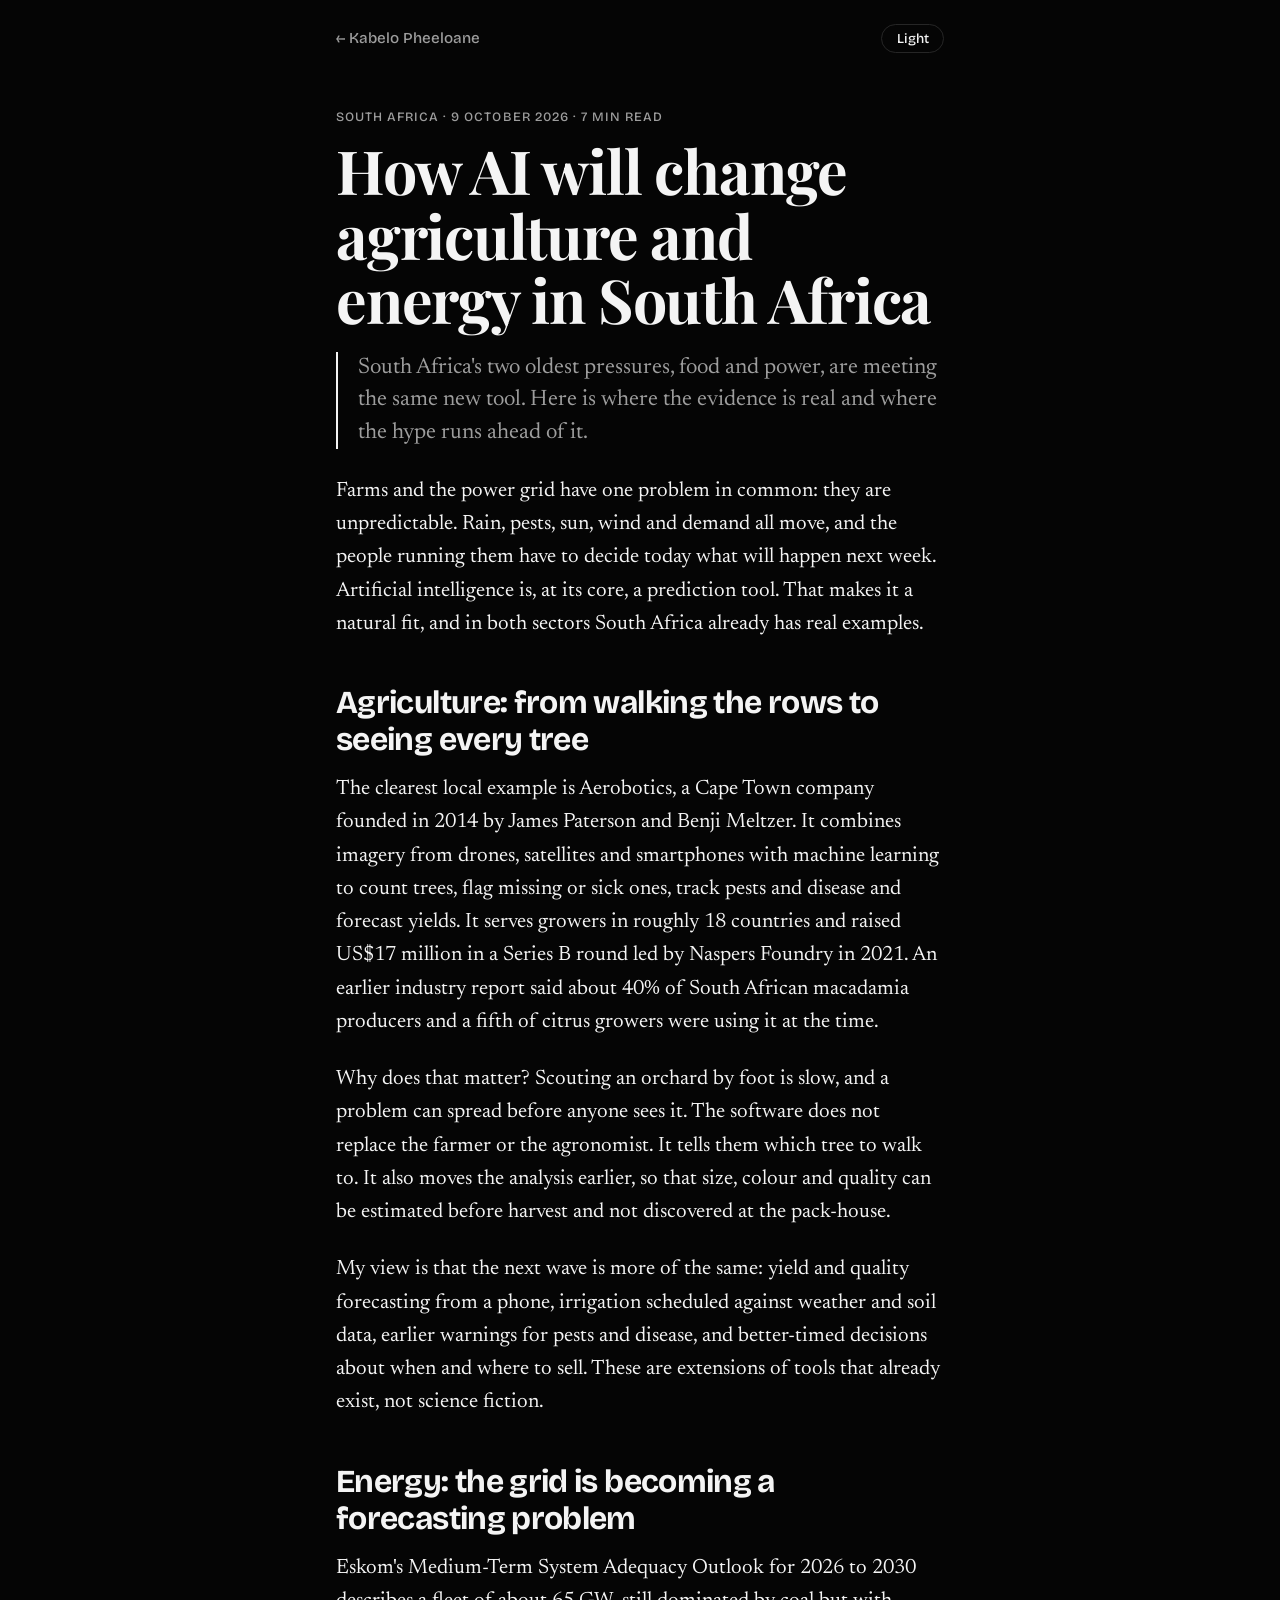
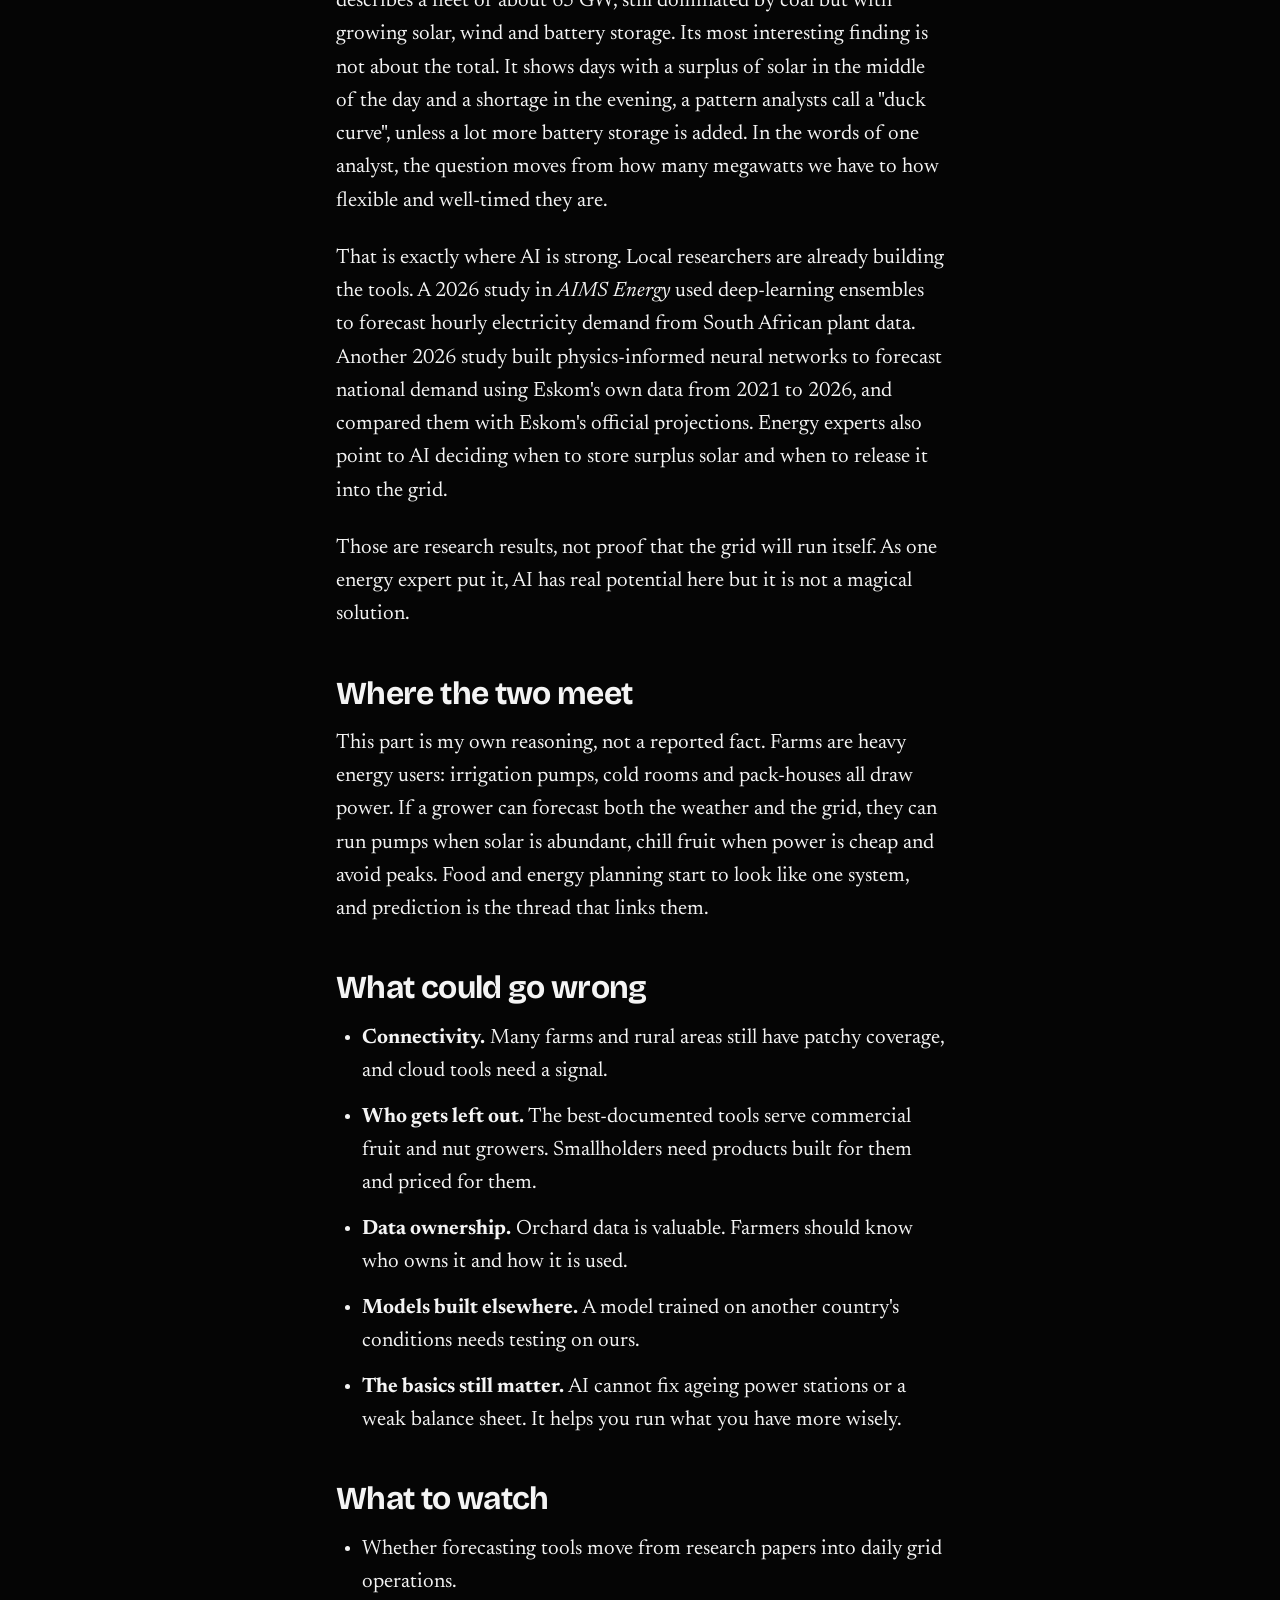
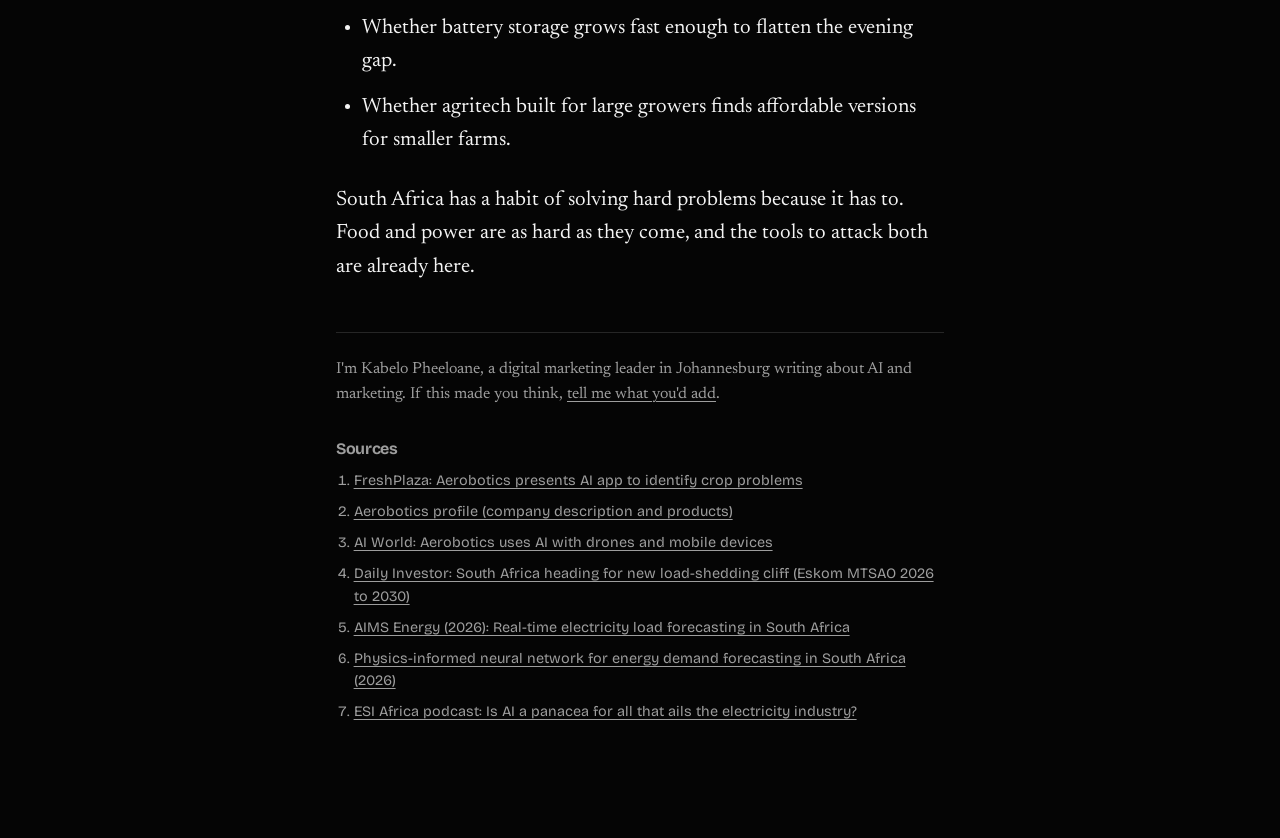
<file: posts/ai-agriculture-energy-south-africa.html>
<!DOCTYPE html>
<html lang="en">
<head>
  <meta charset="UTF-8">
  <meta name="viewport" content="width=device-width, initial-scale=1.0">
  <title>How AI will change agriculture and energy in South Africa | Kabelo Pheeloane</title>
  <meta name="description" content="Where AI is already working on South African farms and the power grid, where the hype outruns the evidence, and what to watch.">
  <script>
    try { var t = localStorage.getItem('theme'); } catch (e) {}
    document.documentElement.dataset.theme = t || 'dark';
  </script>
  <link rel="preconnect" href="https://fonts.googleapis.com">
  <link rel="preconnect" href="https://fonts.gstatic.com" crossorigin>
  <link href="https://fonts.googleapis.com/css2?family=Bricolage+Grotesque:opsz,wdth,wght@12..96,75..100,200..800&family=Newsreader:ital,opsz,wght@0,6..72,300..600;1,6..72,300..500&family=Playfair+Display:wght@400..900&display=swap" rel="stylesheet">
  <link rel="stylesheet" href="../style.css">
</head>
<body>
  <header class="post-bar">
    <a href="../index.html#writing">&larr; Kabelo Pheeloane</a>
    <button id="t" type="button">Dark</button>
  </header>
  <main class="article">
    <p class="post-meta">South Africa &middot; 9 October 2026 &middot; 7 min read</p>
    <h1>How AI will change agriculture and energy in South Africa</h1>
    <p class="standfirst">South Africa's two oldest pressures, food and power, are meeting the same new tool. Here is where the evidence is real and where the hype runs ahead of it.</p>

    <p>Farms and the power grid have one problem in common: they are unpredictable. Rain, pests, sun, wind and demand all move, and the people running them have to decide today what will happen next week. Artificial intelligence is, at its core, a prediction tool. That makes it a natural fit, and in both sectors South Africa already has real examples.</p>

    <h2>Agriculture: from walking the rows to seeing every tree</h2>
    <p>The clearest local example is Aerobotics, a Cape Town company founded in 2014 by James Paterson and Benji Meltzer. It combines imagery from drones, satellites and smartphones with machine learning to count trees, flag missing or sick ones, track pests and disease and forecast yields. <cite>It serves growers in roughly 18 countries and raised US$17 million in a Series B round led by Naspers Foundry in 2021.</cite> An earlier industry report said about 40% of South African macadamia producers and a fifth of citrus growers were using it at the time.</p>
    <p>Why does that matter? Scouting an orchard by foot is slow, and a problem can spread before anyone sees it. The software does not replace the farmer or the agronomist. It tells them which tree to walk to. It also moves the analysis earlier, so that size, colour and quality can be estimated before harvest and not discovered at the pack-house.</p>
    <p>My view is that the next wave is more of the same: yield and quality forecasting from a phone, irrigation scheduled against weather and soil data, earlier warnings for pests and disease, and better-timed decisions about when and where to sell. These are extensions of tools that already exist, not science fiction.</p>

    <h2>Energy: the grid is becoming a forecasting problem</h2>
    <p>Eskom's Medium-Term System Adequacy Outlook for 2026 to 2030 describes a fleet of about 65 GW, still dominated by coal but with growing solar, wind and battery storage. Its most interesting finding is not about the total. It shows days with a surplus of solar in the middle of the day and a shortage in the evening, a pattern analysts call a "duck curve", unless a lot more battery storage is added. In the words of one analyst, the question moves from how many megawatts we have to how flexible and well-timed they are.</p>
    <p>That is exactly where AI is strong. Local researchers are already building the tools. A 2026 study in <em>AIMS Energy</em> used deep-learning ensembles to forecast hourly electricity demand from South African plant data. Another 2026 study built physics-informed neural networks to forecast national demand using Eskom's own data from 2021 to 2026, and compared them with Eskom's official projections. Energy experts also point to AI deciding when to store surplus solar and when to release it into the grid.</p>
    <p>Those are research results, not proof that the grid will run itself. As one energy expert put it, AI has real potential here but it is not a magical solution.</p>

    <h2>Where the two meet</h2>
    <p>This part is my own reasoning, not a reported fact. Farms are heavy energy users: irrigation pumps, cold rooms and pack-houses all draw power. If a grower can forecast both the weather and the grid, they can run pumps when solar is abundant, chill fruit when power is cheap and avoid peaks. Food and energy planning start to look like one system, and prediction is the thread that links them.</p>

    <h2>What could go wrong</h2>
    <ul>
      <li><strong>Connectivity.</strong> Many farms and rural areas still have patchy coverage, and cloud tools need a signal.</li>
      <li><strong>Who gets left out.</strong> The best-documented tools serve commercial fruit and nut growers. Smallholders need products built for them and priced for them.</li>
      <li><strong>Data ownership.</strong> Orchard data is valuable. Farmers should know who owns it and how it is used.</li>
      <li><strong>Models built elsewhere.</strong> A model trained on another country's conditions needs testing on ours.</li>
      <li><strong>The basics still matter.</strong> AI cannot fix ageing power stations or a weak balance sheet. It helps you run what you have more wisely.</li>
    </ul>

    <h2>What to watch</h2>
    <ul>
      <li>Whether forecasting tools move from research papers into daily grid operations.</li>
      <li>Whether battery storage grows fast enough to flatten the evening gap.</li>
      <li>Whether agritech built for large growers finds affordable versions for smaller farms.</li>
    </ul>
    <p>South Africa has a habit of solving hard problems because it has to. Food and power are as hard as they come, and the tools to attack both are already here.</p>

    <div class="post-end">
      <p>I'm Kabelo Pheeloane, a digital marketing leader in Johannesburg writing about AI and marketing. If this made you think, <a href="mailto:kabelo.p.pheeloane@gmail.com">tell me what you'd add</a>.</p>
    </div>
    <div class="sources"><h2>Sources</h2><ol><li><a href="https://www.freshplaza.com/north-america/article/9032257/aerobotics-presents-ai-app-to-identify-crop-problems/" target="_blank" rel="noopener">FreshPlaza: Aerobotics presents AI app to identify crop problems</a></li><li><a href="https://yespress.io/aerobotics.md" target="_blank" rel="noopener">Aerobotics profile (company description and products)</a></li><li><a href="https://aiworld.eu/story/aerobotics-uses-ai-with-drones-and-mobile-devices-to-support-crop-management" target="_blank" rel="noopener">AI World: Aerobotics uses AI with drones and mobile devices</a></li><li><a href="https://dailyinvestor.com/energy/108583/south-africa-heading-for-new-load-shedding-cliff/" target="_blank" rel="noopener">Daily Investor: South Africa heading for new load-shedding cliff (Eskom MTSAO 2026 to 2030)</a></li><li><a href="https://www.aimspress.com/article/doi/10.3934/energy.2026014" target="_blank" rel="noopener">AIMS Energy (2026): Real-time electricity load forecasting in South Africa</a></li><li><a href="https://pure.etsmtl.ca/en/publications/physics-informed-neural-network-forenergy-demand-forecasting-inso/" target="_blank" rel="noopener">Physics-informed neural network for energy demand forecasting in South Africa (2026)</a></li><li><a href="https://esi-africa-podcast.castos.com/episodes/is-ai-a-panacea-for-all-that-ails-the-electricity-industry" target="_blank" rel="noopener">ESI Africa podcast: Is AI a panacea for all that ails the electricity industry?</a></li></ol></div>
  </main>
  <script>
    var r = document.documentElement, b = document.getElementById('t');
    function set(t) { r.dataset.theme = t; b.textContent = t === 'dark' ? 'Light' : 'Dark'; }
    set(r.dataset.theme);
    b.onclick = function () { var t = r.dataset.theme === 'dark' ? 'light' : 'dark'; set(t); try { localStorage.setItem('theme', t); } catch (e) {} };
  </script>
</body>
</html>
</file>
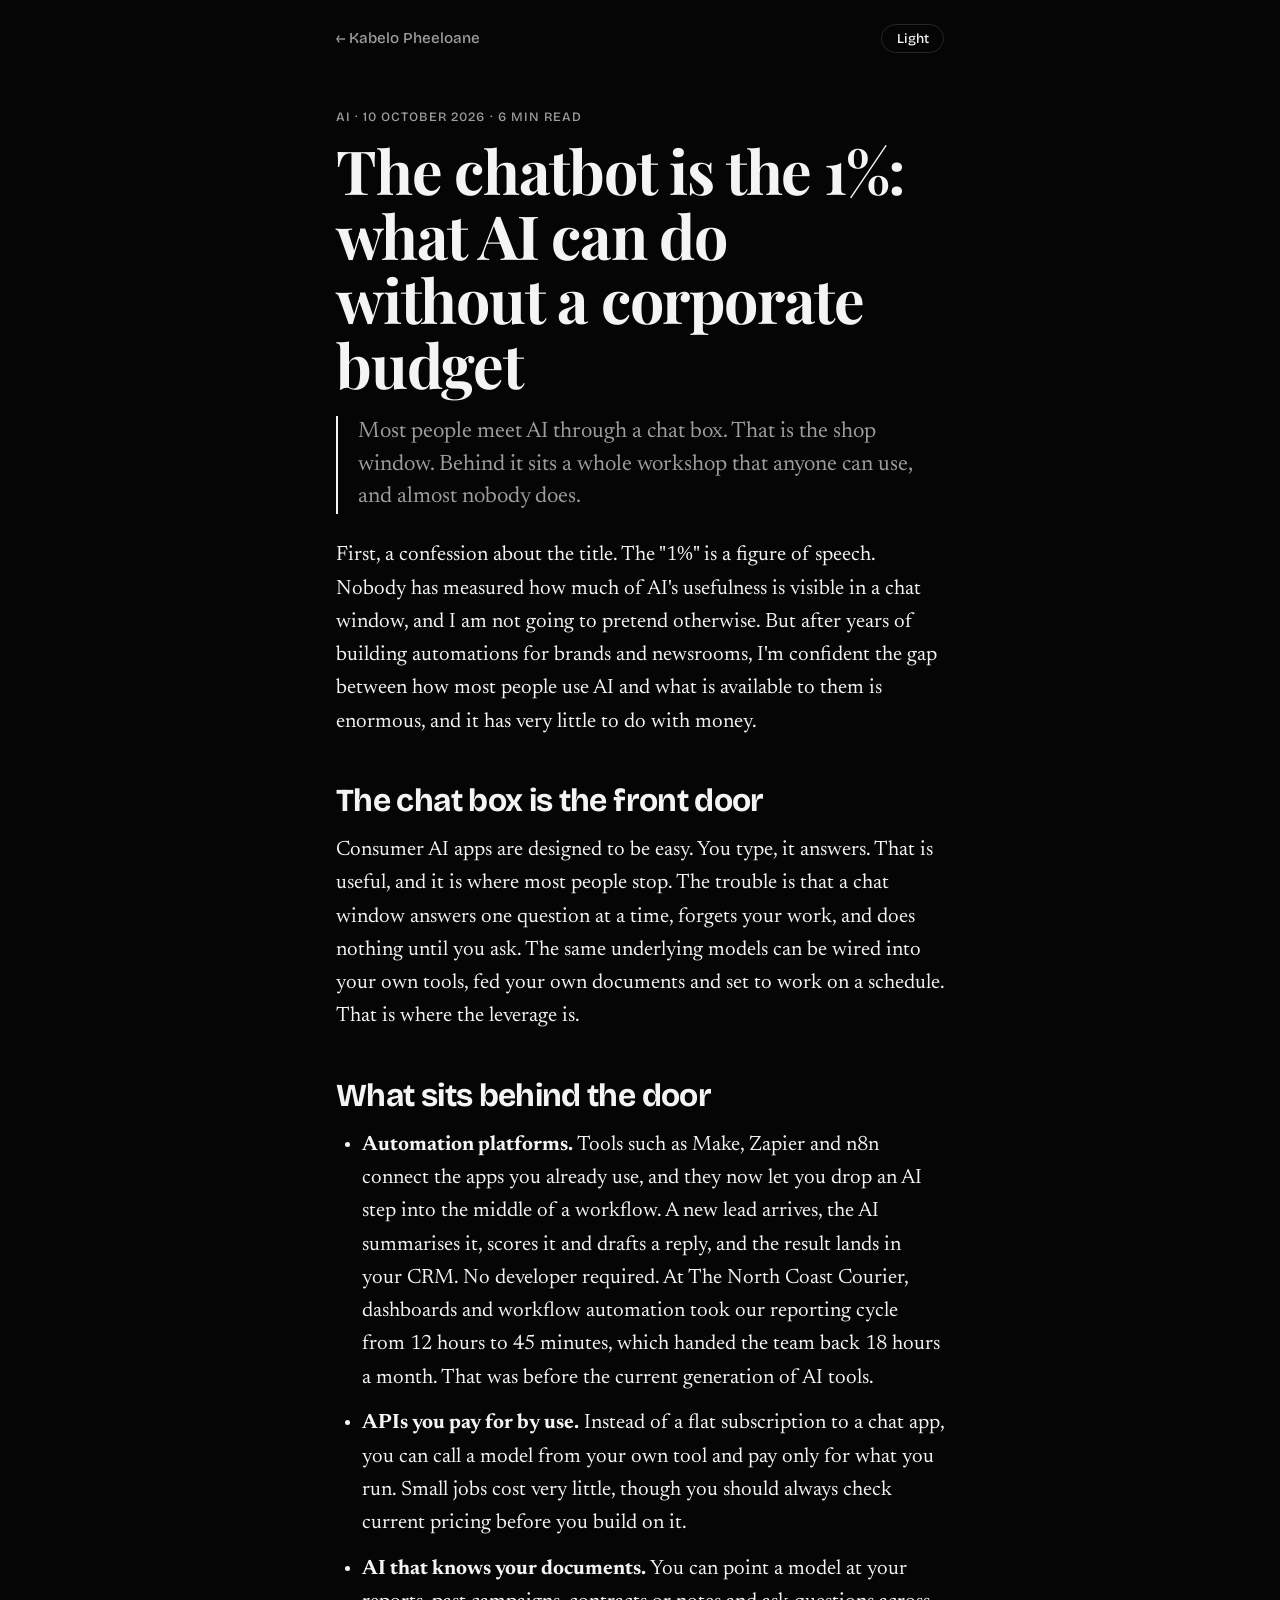
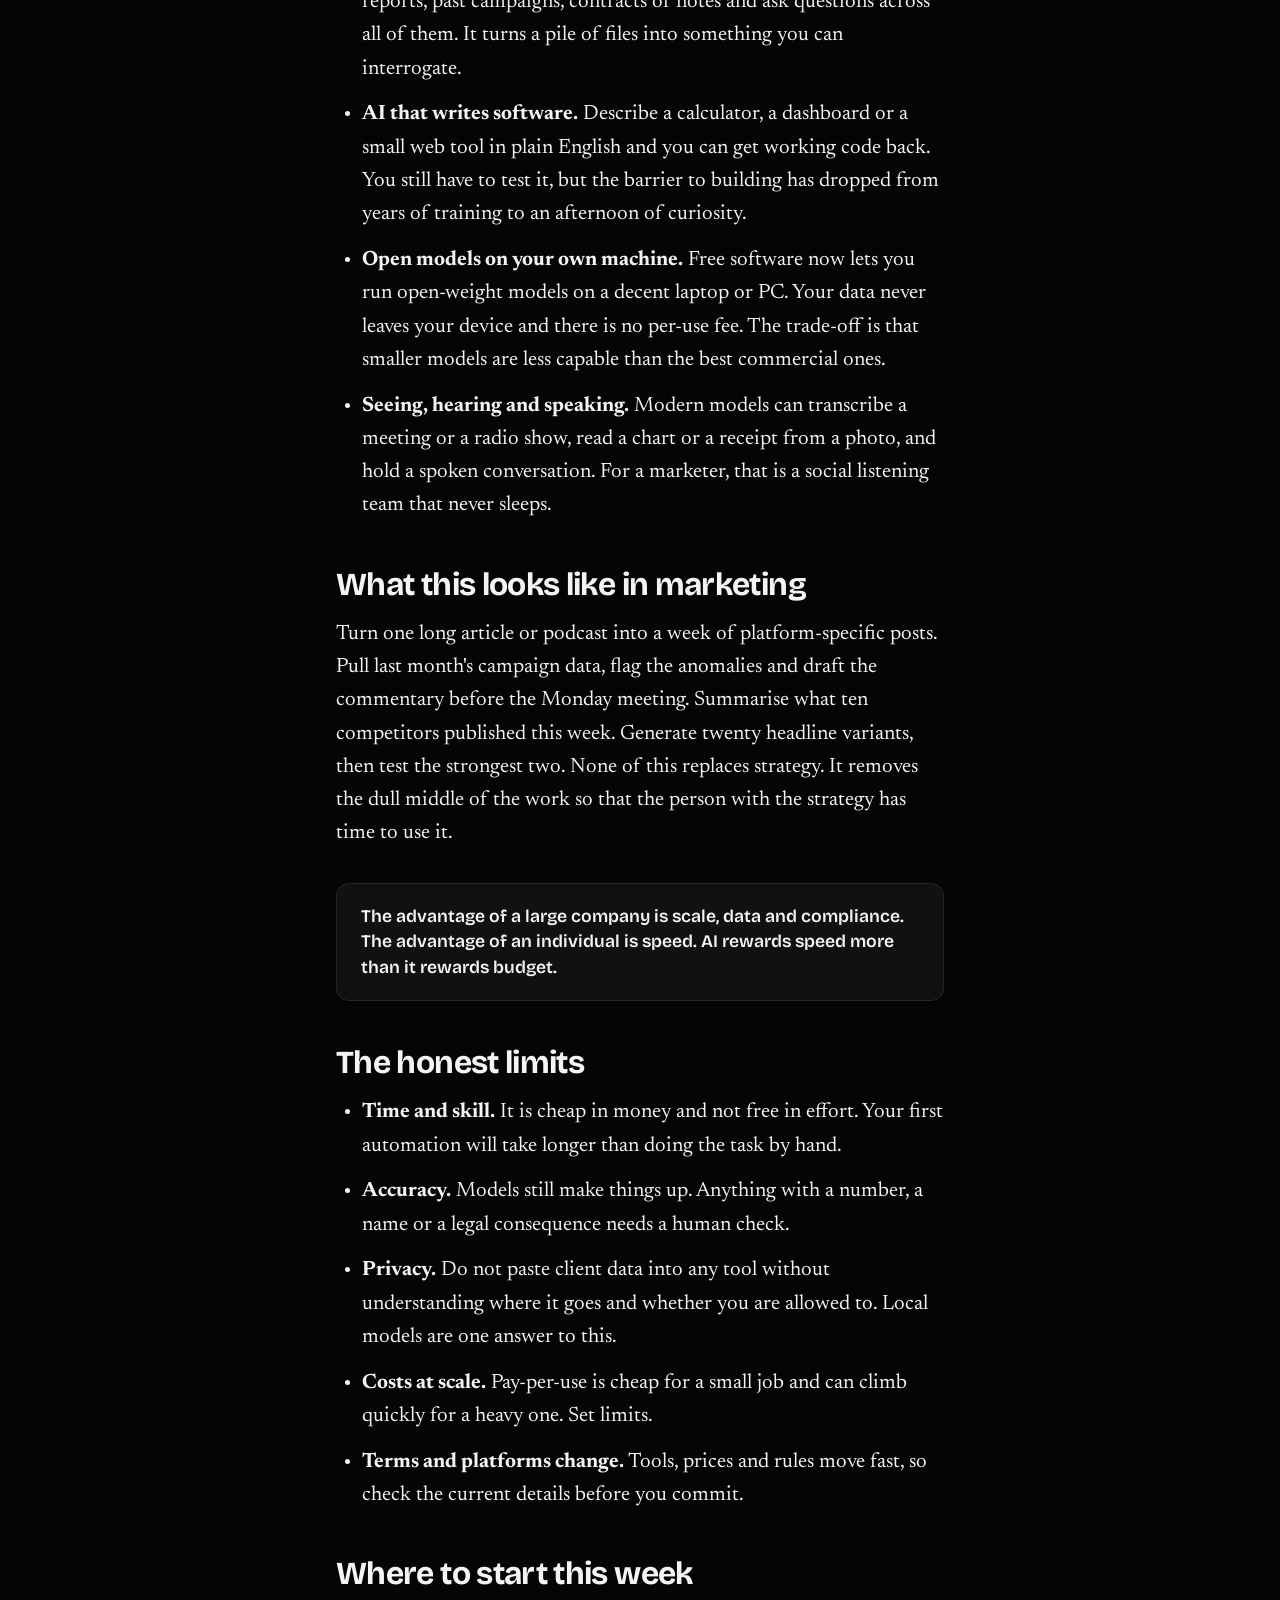
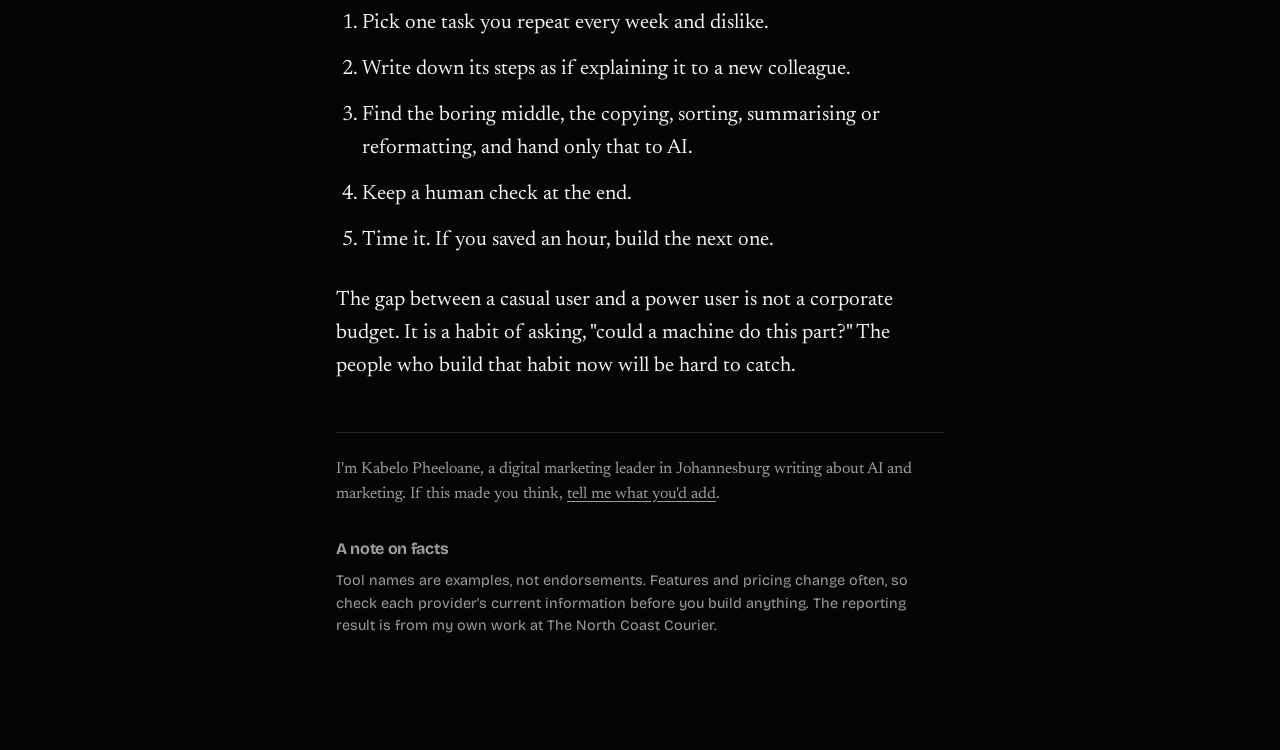
<file: posts/ai-beyond-the-chat-window.html>
<!DOCTYPE html>
<html lang="en">
<head>
  <meta charset="UTF-8">
  <meta name="viewport" content="width=device-width, initial-scale=1.0">
  <title>The chatbot is the 1%: what AI can do without a corporate budget | Kabelo Pheeloane</title>
  <meta name="description" content="Most people meet AI through a chat box. Here is what sits behind it, and what it costs someone with no corporate budget.">
  <script>
    try { var t = localStorage.getItem('theme'); } catch (e) {}
    document.documentElement.dataset.theme = t || 'dark';
  </script>
  <link rel="preconnect" href="https://fonts.googleapis.com">
  <link rel="preconnect" href="https://fonts.gstatic.com" crossorigin>
  <link href="https://fonts.googleapis.com/css2?family=Bricolage+Grotesque:opsz,wdth,wght@12..96,75..100,200..800&family=Newsreader:ital,opsz,wght@0,6..72,300..600;1,6..72,300..500&family=Playfair+Display:wght@400..900&display=swap" rel="stylesheet">
  <link rel="stylesheet" href="../style.css">
</head>
<body>
  <header class="post-bar">
    <a href="../index.html#writing">&larr; Kabelo Pheeloane</a>
    <button id="t" type="button">Dark</button>
  </header>
  <main class="article">
    <p class="post-meta">AI &middot; 10 October 2026 &middot; 6 min read</p>
    <h1>The chatbot is the 1%: what AI can do without a corporate budget</h1>
    <p class="standfirst">Most people meet AI through a chat box. That is the shop window. Behind it sits a whole workshop that anyone can use, and almost nobody does.</p>

    <p>First, a confession about the title. The "1%" is a figure of speech. Nobody has measured how much of AI's usefulness is visible in a chat window, and I am not going to pretend otherwise. But after years of building automations for brands and newsrooms, I'm confident the gap between how most people use AI and what is available to them is enormous, and it has very little to do with money.</p>

    <h2>The chat box is the front door</h2>
    <p>Consumer AI apps are designed to be easy. You type, it answers. That is useful, and it is where most people stop. The trouble is that a chat window answers one question at a time, forgets your work, and does nothing until you ask. The same underlying models can be wired into your own tools, fed your own documents and set to work on a schedule. That is where the leverage is.</p>

    <h2>What sits behind the door</h2>
    <ul>
      <li><strong>Automation platforms.</strong> Tools such as Make, Zapier and n8n connect the apps you already use, and they now let you drop an AI step into the middle of a workflow. A new lead arrives, the AI summarises it, scores it and drafts a reply, and the result lands in your CRM. No developer required. At The North Coast Courier, dashboards and workflow automation took our reporting cycle from 12 hours to 45 minutes, which handed the team back 18 hours a month. That was before the current generation of AI tools.</li>
      <li><strong>APIs you pay for by use.</strong> Instead of a flat subscription to a chat app, you can call a model from your own tool and pay only for what you run. Small jobs cost very little, though you should always check current pricing before you build on it.</li>
      <li><strong>AI that knows your documents.</strong> You can point a model at your reports, past campaigns, contracts or notes and ask questions across all of them. It turns a pile of files into something you can interrogate.</li>
      <li><strong>AI that writes software.</strong> Describe a calculator, a dashboard or a small web tool in plain English and you can get working code back. You still have to test it, but the barrier to building has dropped from years of training to an afternoon of curiosity.</li>
      <li><strong>Open models on your own machine.</strong> Free software now lets you run open-weight models on a decent laptop or PC. Your data never leaves your device and there is no per-use fee. The trade-off is that smaller models are less capable than the best commercial ones.</li>
      <li><strong>Seeing, hearing and speaking.</strong> Modern models can transcribe a meeting or a radio show, read a chart or a receipt from a photo, and hold a spoken conversation. For a marketer, that is a social listening team that never sleeps.</li>
    </ul>

    <h2>What this looks like in marketing</h2>
    <p>Turn one long article or podcast into a week of platform-specific posts. Pull last month's campaign data, flag the anomalies and draft the commentary before the Monday meeting. Summarise what ten competitors published this week. Generate twenty headline variants, then test the strongest two. None of this replaces strategy. It removes the dull middle of the work so that the person with the strategy has time to use it.</p>

    <div class="callout">The advantage of a large company is scale, data and compliance. The advantage of an individual is speed. AI rewards speed more than it rewards budget.</div>

    <h2>The honest limits</h2>
    <ul>
      <li><strong>Time and skill.</strong> It is cheap in money and not free in effort. Your first automation will take longer than doing the task by hand.</li>
      <li><strong>Accuracy.</strong> Models still make things up. Anything with a number, a name or a legal consequence needs a human check.</li>
      <li><strong>Privacy.</strong> Do not paste client data into any tool without understanding where it goes and whether you are allowed to. Local models are one answer to this.</li>
      <li><strong>Costs at scale.</strong> Pay-per-use is cheap for a small job and can climb quickly for a heavy one. Set limits.</li>
      <li><strong>Terms and platforms change.</strong> Tools, prices and rules move fast, so check the current details before you commit.</li>
    </ul>

    <h2>Where to start this week</h2>
    <ol>
      <li>Pick one task you repeat every week and dislike.</li>
      <li>Write down its steps as if explaining it to a new colleague.</li>
      <li>Find the boring middle, the copying, sorting, summarising or reformatting, and hand only that to AI.</li>
      <li>Keep a human check at the end.</li>
      <li>Time it. If you saved an hour, build the next one.</li>
    </ol>
    <p>The gap between a casual user and a power user is not a corporate budget. It is a habit of asking, "could a machine do this part?" The people who build that habit now will be hard to catch.</p>

    <div class="post-end">
      <p>I'm Kabelo Pheeloane, a digital marketing leader in Johannesburg writing about AI and marketing. If this made you think, <a href="mailto:kabelo.p.pheeloane@gmail.com">tell me what you'd add</a>.</p>
    </div>
    <div class="sources"><h2>A note on facts</h2><p>Tool names are examples, not endorsements. Features and pricing change often, so check each provider's current information before you build anything. The reporting result is from my own work at The North Coast Courier.</p></div>
  </main>
  <script>
    var r = document.documentElement, b = document.getElementById('t');
    function set(t) { r.dataset.theme = t; b.textContent = t === 'dark' ? 'Light' : 'Dark'; }
    set(r.dataset.theme);
    b.onclick = function () { var t = r.dataset.theme === 'dark' ? 'light' : 'dark'; set(t); try { localStorage.setItem('theme', t); } catch (e) {} };
  </script>
</body>
</html>
</file>
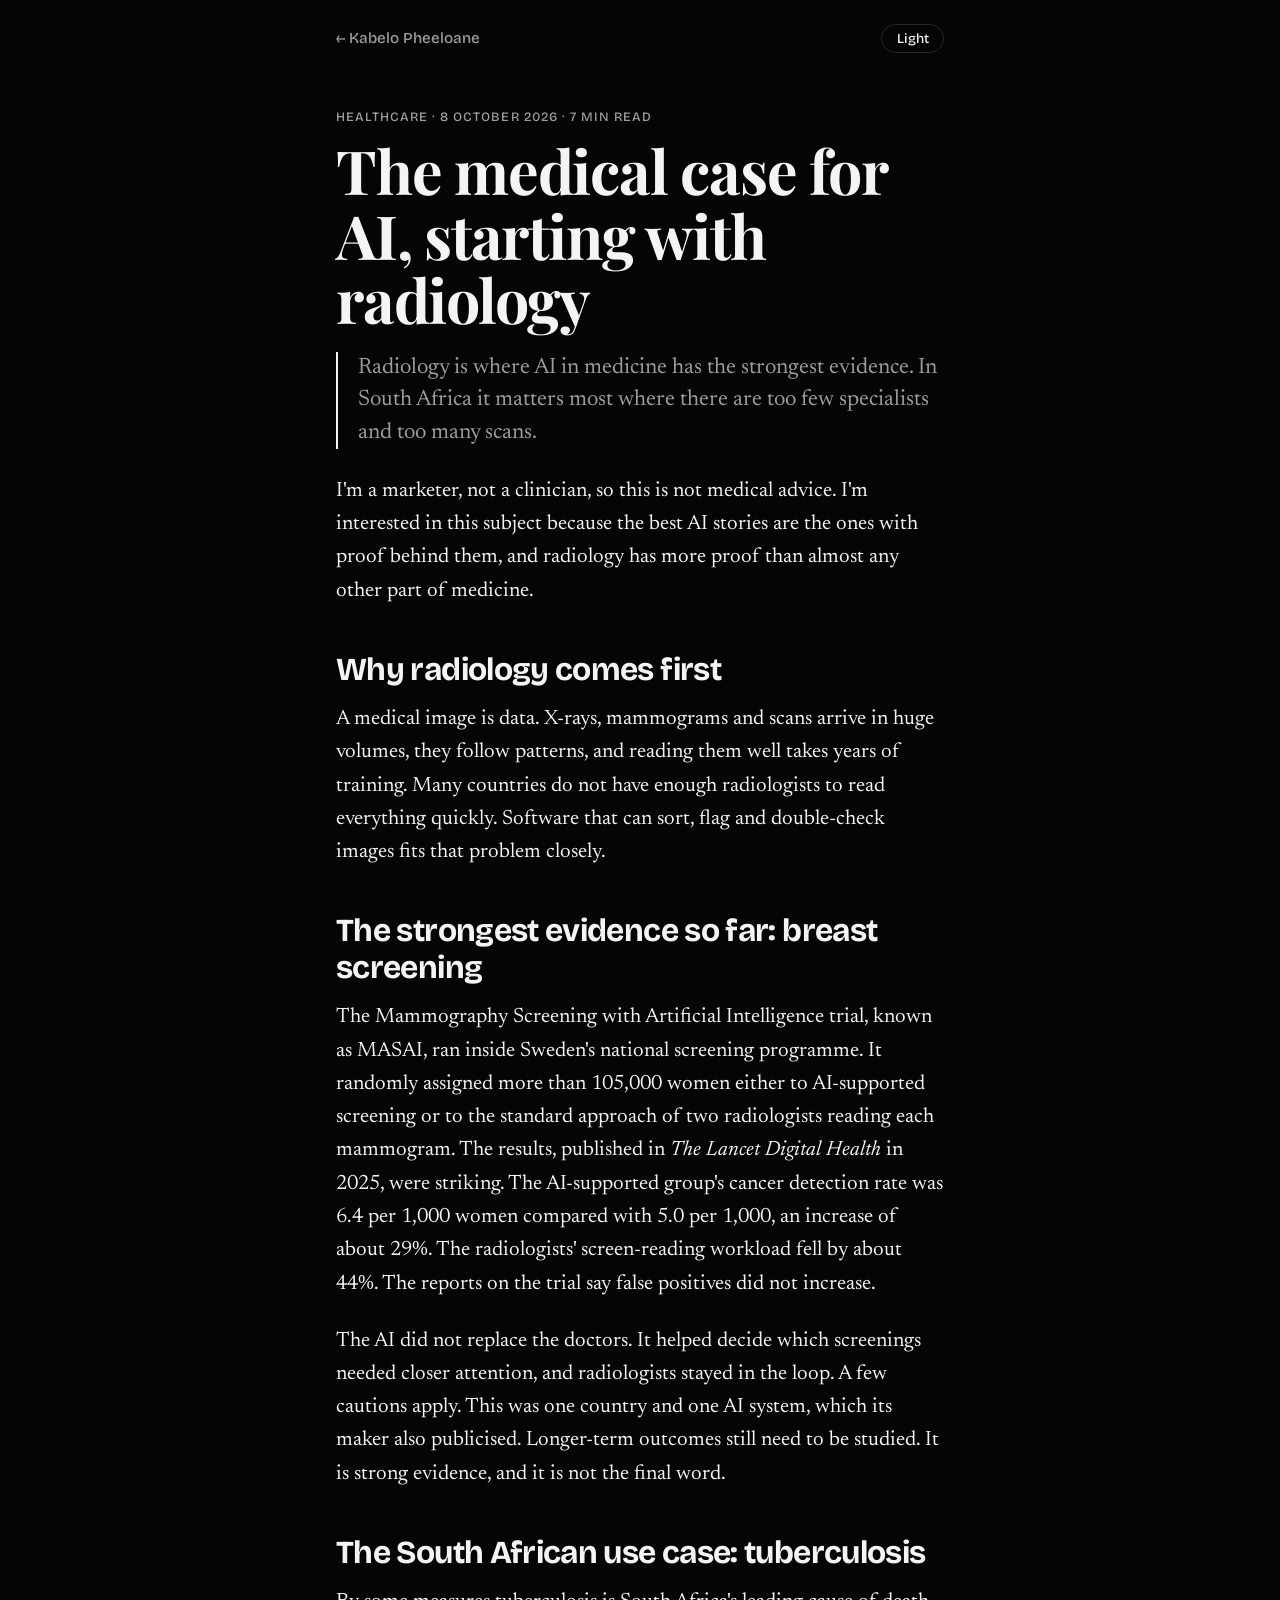
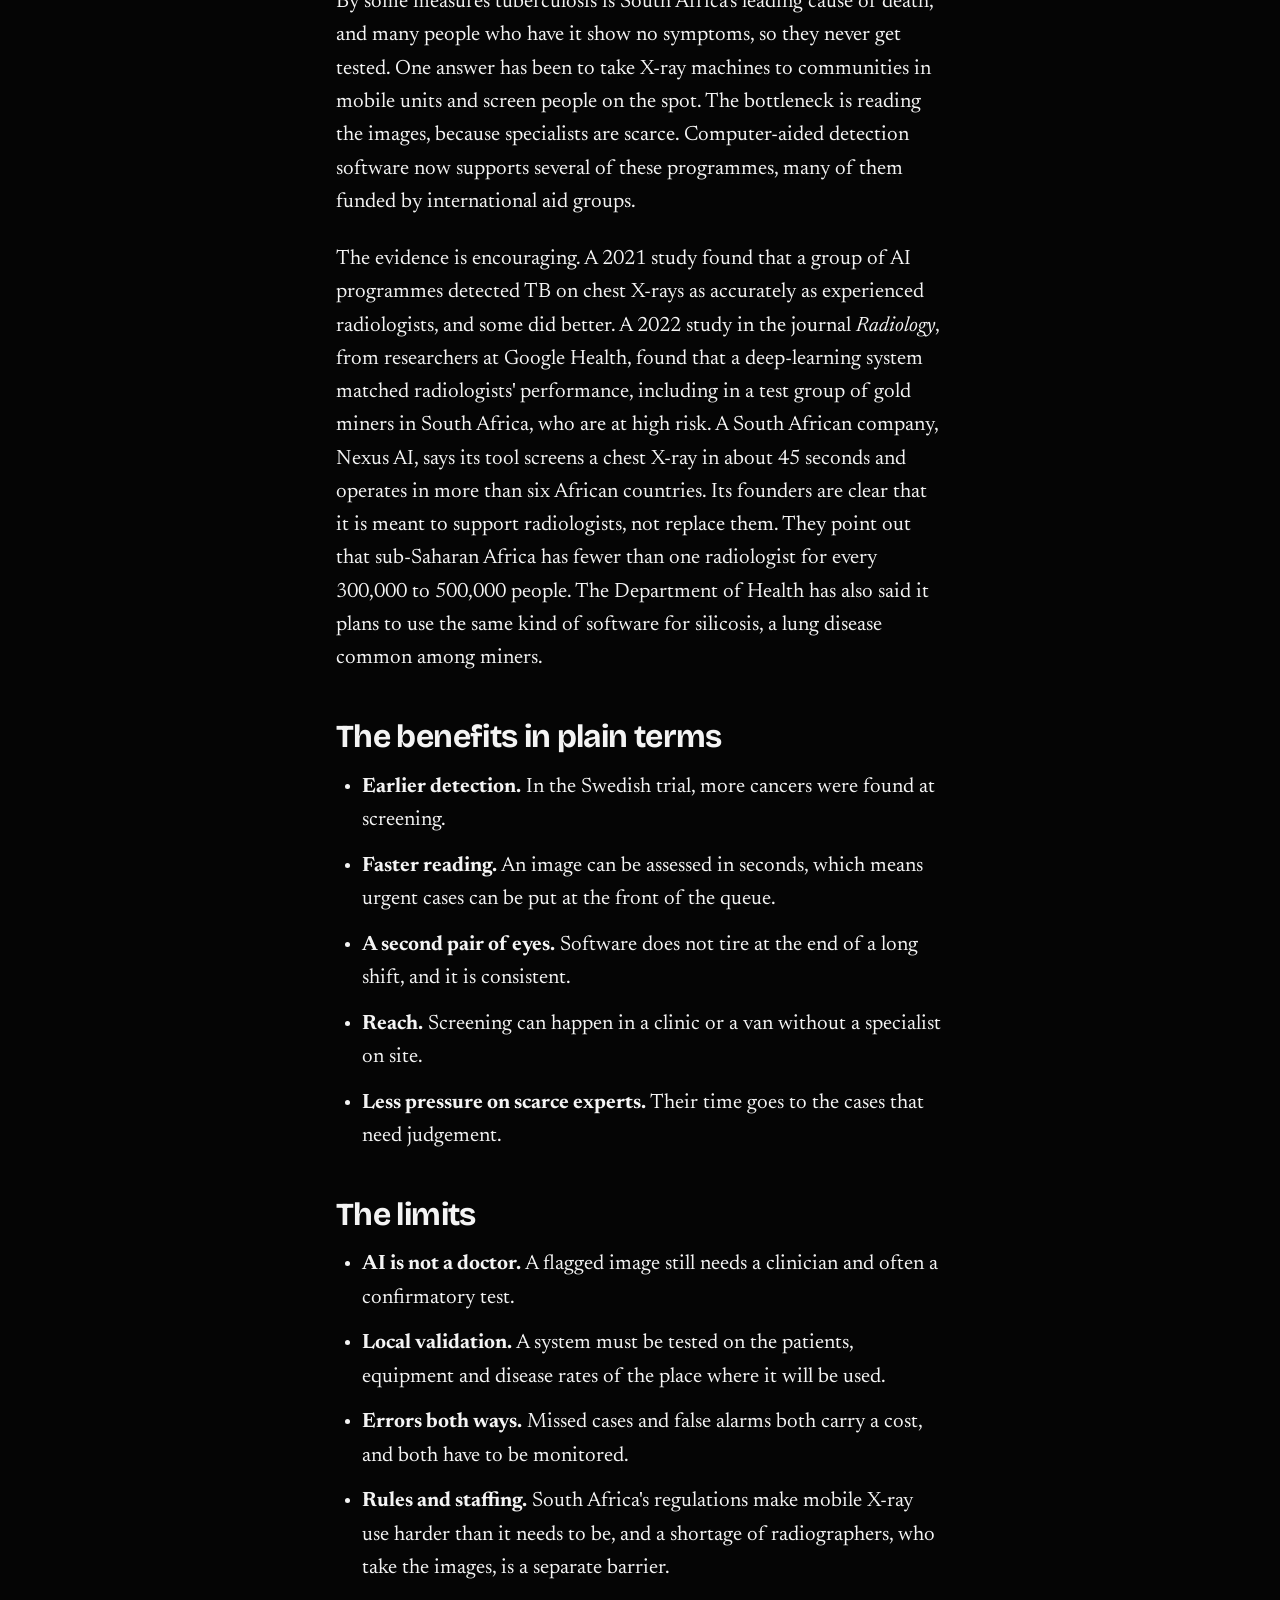
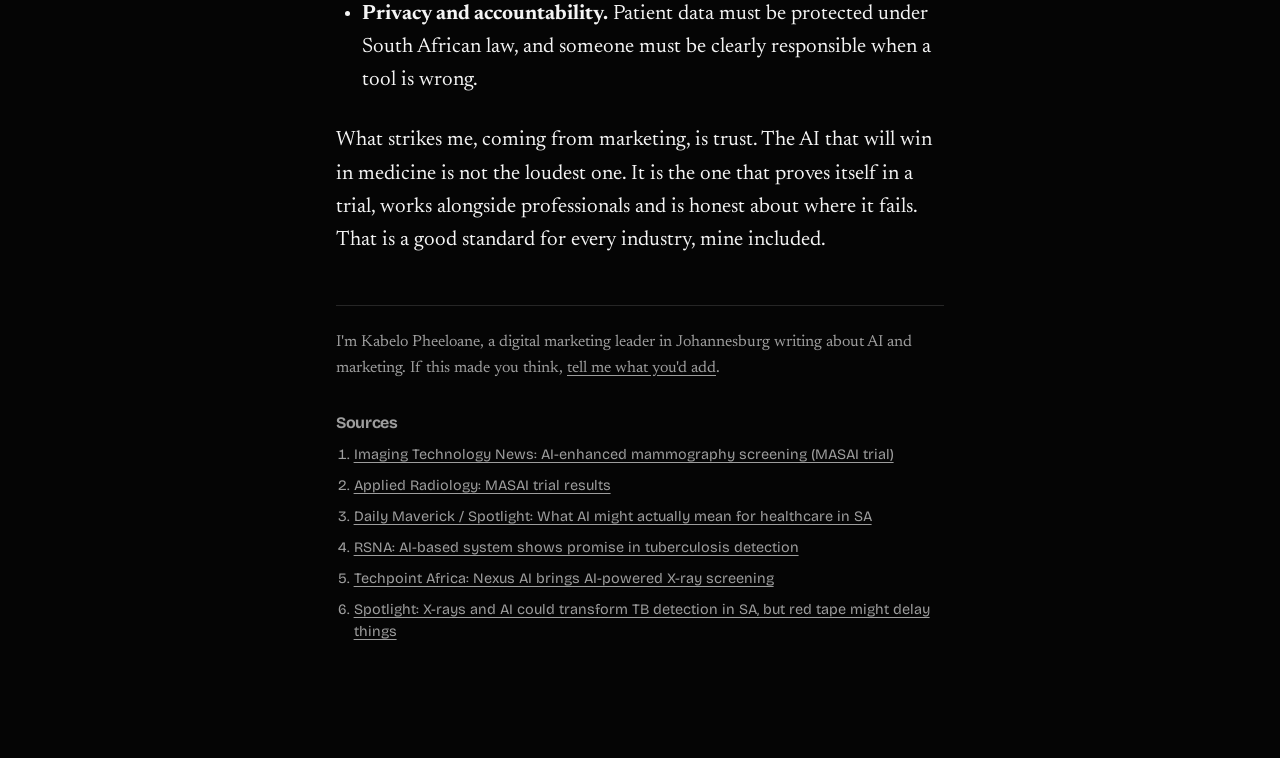
<file: posts/ai-radiology-medical-benefits.html>
<!DOCTYPE html>
<html lang="en">
<head>
  <meta charset="UTF-8">
  <meta name="viewport" content="width=device-width, initial-scale=1.0">
  <title>The medical case for AI, starting with radiology | Kabelo Pheeloane</title>
  <meta name="description" content="Radiology is where AI in medicine has its strongest evidence. A look at breast screening trials and tuberculosis detection in South Africa.">
  <script>
    try { var t = localStorage.getItem('theme'); } catch (e) {}
    document.documentElement.dataset.theme = t || 'dark';
  </script>
  <link rel="preconnect" href="https://fonts.googleapis.com">
  <link rel="preconnect" href="https://fonts.gstatic.com" crossorigin>
  <link href="https://fonts.googleapis.com/css2?family=Bricolage+Grotesque:opsz,wdth,wght@12..96,75..100,200..800&family=Newsreader:ital,opsz,wght@0,6..72,300..600;1,6..72,300..500&family=Playfair+Display:wght@400..900&display=swap" rel="stylesheet">
  <link rel="stylesheet" href="../style.css">
</head>
<body>
  <header class="post-bar">
    <a href="../index.html#writing">&larr; Kabelo Pheeloane</a>
    <button id="t" type="button">Dark</button>
  </header>
  <main class="article">
    <p class="post-meta">Healthcare &middot; 8 October 2026 &middot; 7 min read</p>
    <h1>The medical case for AI, starting with radiology</h1>
    <p class="standfirst">Radiology is where AI in medicine has the strongest evidence. In South Africa it matters most where there are too few specialists and too many scans.</p>

    <p>I'm a marketer, not a clinician, so this is not medical advice. I'm interested in this subject because the best AI stories are the ones with proof behind them, and radiology has more proof than almost any other part of medicine.</p>

    <h2>Why radiology comes first</h2>
    <p>A medical image is data. X-rays, mammograms and scans arrive in huge volumes, they follow patterns, and reading them well takes years of training. Many countries do not have enough radiologists to read everything quickly. Software that can sort, flag and double-check images fits that problem closely.</p>

    <h2>The strongest evidence so far: breast screening</h2>
    <p>The Mammography Screening with Artificial Intelligence trial, known as MASAI, ran inside Sweden's national screening programme. It randomly assigned more than 105,000 women either to AI-supported screening or to the standard approach of two radiologists reading each mammogram. The results, published in <em>The Lancet Digital Health</em> in 2025, were striking. The AI-supported group's cancer detection rate was 6.4 per 1,000 women compared with 5.0 per 1,000, an increase of about 29%. The radiologists' screen-reading workload fell by about 44%. The reports on the trial say false positives did not increase.</p>
    <p>The AI did not replace the doctors. It helped decide which screenings needed closer attention, and radiologists stayed in the loop. A few cautions apply. This was one country and one AI system, which its maker also publicised. Longer-term outcomes still need to be studied. It is strong evidence, and it is not the final word.</p>

    <h2>The South African use case: tuberculosis</h2>
    <p>By some measures tuberculosis is South Africa's leading cause of death, and many people who have it show no symptoms, so they never get tested. One answer has been to take X-ray machines to communities in mobile units and screen people on the spot. The bottleneck is reading the images, because specialists are scarce. Computer-aided detection software now supports several of these programmes, many of them funded by international aid groups.</p>
    <p>The evidence is encouraging. A 2021 study found that a group of AI programmes detected TB on chest X-rays as accurately as experienced radiologists, and some did better. A 2022 study in the journal <em>Radiology</em>, from researchers at Google Health, found that a deep-learning system matched radiologists' performance, including in a test group of gold miners in South Africa, who are at high risk. A South African company, Nexus AI, says its tool screens a chest X-ray in about 45 seconds and operates in more than six African countries. Its founders are clear that it is meant to support radiologists, not replace them. They point out that sub-Saharan Africa has fewer than one radiologist for every 300,000 to 500,000 people. The Department of Health has also said it plans to use the same kind of software for silicosis, a lung disease common among miners.</p>

    <h2>The benefits in plain terms</h2>
    <ul>
      <li><strong>Earlier detection.</strong> In the Swedish trial, more cancers were found at screening.</li>
      <li><strong>Faster reading.</strong> An image can be assessed in seconds, which means urgent cases can be put at the front of the queue.</li>
      <li><strong>A second pair of eyes.</strong> Software does not tire at the end of a long shift, and it is consistent.</li>
      <li><strong>Reach.</strong> Screening can happen in a clinic or a van without a specialist on site.</li>
      <li><strong>Less pressure on scarce experts.</strong> Their time goes to the cases that need judgement.</li>
    </ul>

    <h2>The limits</h2>
    <ul>
      <li><strong>AI is not a doctor.</strong> A flagged image still needs a clinician and often a confirmatory test.</li>
      <li><strong>Local validation.</strong> A system must be tested on the patients, equipment and disease rates of the place where it will be used.</li>
      <li><strong>Errors both ways.</strong> Missed cases and false alarms both carry a cost, and both have to be monitored.</li>
      <li><strong>Rules and staffing.</strong> South Africa's regulations make mobile X-ray use harder than it needs to be, and a shortage of radiographers, who take the images, is a separate barrier.</li>
      <li><strong>Privacy and accountability.</strong> Patient data must be protected under South African law, and someone must be clearly responsible when a tool is wrong.</li>
    </ul>

    <p>What strikes me, coming from marketing, is trust. The AI that will win in medicine is not the loudest one. It is the one that proves itself in a trial, works alongside professionals and is honest about where it fails. That is a good standard for every industry, mine included.</p>

    <div class="post-end">
      <p>I'm Kabelo Pheeloane, a digital marketing leader in Johannesburg writing about AI and marketing. If this made you think, <a href="mailto:kabelo.p.pheeloane@gmail.com">tell me what you'd add</a>.</p>
    </div>
    <div class="sources"><h2>Sources</h2><ol><li><a href="https://www.itnonline.com/content/ai-enhanced-mammography-screening-significantly-improves-breast-cancer-detection-reduces" target="_blank" rel="noopener">Imaging Technology News: AI-enhanced mammography screening (MASAI trial)</a></li><li><a href="https://appliedradiology.com/articles/masai-trial-demonstrates-ai-assisted-mammography-screening-increases-cancer-detection-decreases-radiologist-workload" target="_blank" rel="noopener">Applied Radiology: MASAI trial results</a></li><li><a href="https://www.dailymaverick.co.za/article/2024-09-04-what-ai-might-actually-mean-for-healthcare-in-sa/" target="_blank" rel="noopener">Daily Maverick / Spotlight: What AI might actually mean for healthcare in SA</a></li><li><a href="https://www.rsna.org/news/2022/september/deep-learning-tuberculosis-detection" target="_blank" rel="noopener">RSNA: AI-based system shows promise in tuberculosis detection</a></li><li><a href="https://techpoint.africa/?p=359010" target="_blank" rel="noopener">Techpoint Africa: Nexus AI brings AI-powered X-ray screening</a></li><li><a href="https://spotlightnsp.co.za/2020/12/11/x-rays-and-ai-could-transform-tb-detection-in-sa-but-red-tape-might-delay-things/" target="_blank" rel="noopener">Spotlight: X-rays and AI could transform TB detection in SA, but red tape might delay things</a></li></ol></div>
  </main>
  <script>
    var r = document.documentElement, b = document.getElementById('t');
    function set(t) { r.dataset.theme = t; b.textContent = t === 'dark' ? 'Light' : 'Dark'; }
    set(r.dataset.theme);
    b.onclick = function () { var t = r.dataset.theme === 'dark' ? 'light' : 'dark'; set(t); try { localStorage.setItem('theme', t); } catch (e) {} };
  </script>
</body>
</html>
</file>
<file: style.css>
/* Fonts are loaded in index.html */
:root {
  --chalk: #ffffff;
  --paper: #f5f5f5;
  --ink: #0a0a0a;
  --muted: #666666;
  --line: #e0e0e0;
  --cobalt: #d7141f;
  --veil: 255,255,255;
  --gutter: clamp(1.25rem, 5vw, 4rem);
  --sans: "Bricolage Grotesque", system-ui, sans-serif;
  --serif: "Newsreader", Georgia, serif;
}

*, *::before, *::after { box-sizing: border-box; margin: 0; padding: 0; }
html { scroll-behavior: smooth; }
body {
  background: var(--chalk);
  color: var(--ink);
  font-family: var(--serif);
  font-size: clamp(1.1rem, 1rem + 0.4vw, 1.3rem);
  line-height: 1.6;
  -webkit-font-smoothing: antialiased;
}
::selection { background: var(--cobalt); color: #fff; }
a { color: inherit; }
:focus-visible { outline: 3px solid var(--cobalt); outline-offset: 4px; border-radius: 2px; }

.wrap { padding-inline: var(--gutter); max-width: 1400px; margin-inline: auto; }

/* Top bar */
.bar {
  display: flex; justify-content: space-between; align-items: center; gap: 1rem;
  padding-block: 1.25rem;
  font-family: var(--sans); font-size: 0.95rem; font-weight: 500;
}
.bar nav { display: flex; gap: 1.5rem; }
.bar a { text-decoration: none; }
.bar nav a:hover { color: var(--muted); }
.clock { color: var(--muted); font-variant-numeric: tabular-nums; }

/* Hero */
.hero { padding-block: clamp(3rem, 10vw, 8rem) clamp(3rem, 8vw, 6rem); }
.name {
  font-family: var(--sans);
  font-weight: 800;
  font-stretch: 75%;
  font-size: clamp(5.5rem, 27vw, 22rem);
  line-height: 0.82;
  letter-spacing: -0.045em;
  overflow: hidden;
  padding-bottom: 0.08em;
}
.name span { display: inline-block; animation: rise 1s cubic-bezier(.2,.8,.2,1) both; }
.name .dot { color: var(--cobalt); animation-delay: .25s; }
@keyframes rise { from { transform: translateY(105%); } to { transform: none; } }

.hero-grid {
  display: grid; gap: 2rem; margin-top: clamp(2rem, 5vw, 4rem);
  grid-template-columns: 1fr;
}
.lede {
  font-family: var(--sans); font-weight: 600; font-size: clamp(1.5rem, 1rem + 2.2vw, 2.75rem);
  line-height: 1.12; letter-spacing: -0.025em; max-width: 22ch;
}
.hero-side { max-width: 38ch; color: var(--muted); align-self: end; }
.hero-side a { color: var(--ink); font-family: var(--sans); font-weight: 600; text-underline-offset: 4px; }
.hero-side a:hover { color: var(--muted); }

/* Sections */
section { padding-block: clamp(3.5rem, 8vw, 7rem); border-top: 1px solid var(--line); }
.sec-head {
  display: grid; gap: 0.75rem; margin-bottom: 2.5rem;
}
h2 {
  font-family: var(--sans); font-weight: 700; font-stretch: 85%;
  font-size: clamp(2rem, 1.2rem + 3vw, 4rem); letter-spacing: -0.035em; line-height: 1;
}
.sec-head p { color: var(--muted); max-width: 46ch; }

/* Work: expandable rows */
.work details { border-top: 1px solid var(--line); }
.work details:last-child { border-bottom: 1px solid var(--line); }
.work summary {
  list-style: none; cursor: pointer;
  display: flex; justify-content: space-between; align-items: baseline; gap: 1rem;
  padding-block: 1.4rem;
  font-family: var(--sans); font-weight: 600; font-stretch: 85%;
  font-size: clamp(1.6rem, 1rem + 3vw, 3.25rem); letter-spacing: -0.03em; line-height: 1.05;
  transition: color .2s, padding .25s;
}
.work summary::-webkit-details-marker { display: none; }
.work summary::after {
  content: "+"; font-weight: 300; color: var(--cobalt);
  transition: transform .3s;
}
.work details[open] summary::after { transform: rotate(45deg); }
.work summary:hover { color: var(--muted); padding-left: 0.75rem; }
.work .body { display: grid; gap: 1rem; padding: 0 0 2rem; max-width: 60ch; color: var(--muted); }
.work .body strong { color: var(--ink); font-weight: 500; }
.work .tags { display: flex; flex-wrap: wrap; gap: .5rem; }
.work .tags span {
  font-family: var(--sans); font-size: .85rem; font-weight: 500;
  border: 1px solid var(--line); border-radius: 99px; padding: .15rem .8rem; background: var(--paper);
}

/* Writing */
.posts { list-style: none; display: grid; gap: 0; }
.posts a {
  display: grid; gap: .35rem; padding-block: 1.6rem; text-decoration: none;
  border-top: 1px solid var(--line);
}
.posts li:last-child a { border-bottom: 1px solid var(--line); }
.posts time { font-family: var(--sans); font-size: .9rem; color: var(--muted); }
.posts h3 {
  font-family: var(--serif); font-weight: 400; font-style: italic;
  font-size: clamp(1.6rem, 1.1rem + 1.8vw, 2.6rem); line-height: 1.15; letter-spacing: -0.01em;
  transition: color .2s;
}
.posts a:hover h3 { color: var(--muted); }
.posts p { color: var(--muted); max-width: 55ch; }

/* About */
.about-grid { display: grid; gap: 2rem; }
.about-grid p + p { margin-top: 1.1em; }
.about-grid .big {
  font-family: var(--sans); font-weight: 600; font-size: clamp(1.5rem, 1rem + 2vw, 2.5rem);
  line-height: 1.15; letter-spacing: -0.025em;
}
.facts { list-style: none; font-family: var(--sans); font-size: 1rem; }
.facts li { display: flex; justify-content: space-between; gap: 1rem; padding-block: .8rem; border-top: 1px solid var(--line); }
.facts li span:first-child { color: var(--muted); }
.facts li span:last-child { text-align: right; font-weight: 500; }

/* Contact */
.contact { background: var(--ink); color: var(--chalk); border-top: 0; }
.contact h2 { color: var(--chalk); max-width: 14ch; }
.mail {
  display: inline-block; margin-top: 2rem; font-family: var(--sans); font-weight: 700; font-stretch: 80%;
  font-size: clamp(1.8rem, 1rem + 5.5vw, 6rem); letter-spacing: -0.04em; line-height: 1;
  text-decoration: none; border-bottom: 4px solid var(--cobalt); overflow-wrap: anywhere;
  transition: color .2s;
}
.mail:hover { color: #b8b8b8; }
.links { display: flex; flex-wrap: wrap; gap: 1.5rem; margin-top: 2.5rem; font-family: var(--sans); font-weight: 500; }
.links a { text-underline-offset: 4px; }
.links a:hover { color: #b8b8b8; }
.contact :focus-visible { outline-color: #fff; }
footer { background: var(--ink); color: #8f8b84; font-family: var(--sans); font-size: .9rem; padding-block: 2rem; border-top: 1px solid #262628; }

/* Larger screens */
@media (min-width: 800px) {
  .hero-grid { grid-template-columns: 1.4fr 1fr; }
  .sec-head { grid-template-columns: 1fr 1fr; align-items: end; }
  .about-grid { grid-template-columns: 1.3fr 1fr; gap: 5rem; }
  .posts a { grid-template-columns: 9rem 1fr; column-gap: 2rem; }
  .posts time { grid-row: 1 / span 2; padding-top: .7rem; }
}

@media (prefers-reduced-motion: reduce) {
  html { scroll-behavior: auto; }
  .name span { animation: none; }
  * { transition: none !important; }
}

/* ===== v2 additions ===== */
[data-theme="dark"] {
  --chalk: #050505; --paper: #111111; --ink: #f4f4f4; --muted: #9d9d9d; --line: #262626; --cobalt: #ff3040; --veil: 0,0,0;
}
[data-theme="dark"] .contact, [data-theme="dark"] footer { background: #000; }
.contact h2 { color: #eceff3; }
body { transition: background .4s, color .4s; }

#progress { position: fixed; inset: 0 0 auto 0; height: 3px; background: var(--cobalt); transform-origin: 0 50%; transform: scaleX(0); z-index: 50; }
.right { display: flex; align-items: center; gap: 1rem; }
#theme {
  font: 500 .85rem var(--sans); color: var(--ink); background: transparent; cursor: pointer;
  border: 1px solid var(--line); border-radius: 99px; padding: .3rem .9rem; transition: border-color .2s, color .2s;
}
#theme:hover { border-color: var(--muted); color: var(--muted); }
@media (max-width: 640px) { .bar nav { display: none; } .clock { display: none; } }

/* Hero: pointer glow + weight shift + word swap */
.hero { position: relative; isolation: isolate; --mx: 30%; --my: 20%; --w: 800; }
.hero::before {
  content: ""; position: absolute; inset: -10% -50vw; z-index: -1; pointer-events: none;
  background: radial-gradient(circle 32rem at var(--mx) var(--my), color-mix(in srgb, var(--cobalt) 20%, transparent), transparent 70%);
}
.name { font-weight: var(--w); transition: font-weight .25s ease-out; }
.swap { display: inline-block; color: var(--cobalt); font-style: normal; transition: opacity .25s, transform .25s; }
.swap.out { opacity: 0; transform: translateY(.3em); }

/* Marquee */
.marquee { overflow: hidden; border-block: 1px solid var(--line); padding-block: 1rem; background: var(--paper); }
.track { display: flex; width: max-content; animation: slide 38s linear infinite; }
.marquee:hover .track { animation-play-state: paused; }
.track span { font: 600 clamp(1.1rem, 1rem + 1vw, 1.7rem) var(--sans); font-stretch: 80%; letter-spacing: -.01em; padding-inline: 1.25rem; white-space: nowrap; }
.track span::after { content: "\2726"; color: var(--cobalt); margin-left: 2.5rem; }
@keyframes slide { to { transform: translateX(-50%); } }

/* Funnel */
.stats { display: flex; flex-wrap: wrap; gap: 2rem 4rem; margin-bottom: 3rem; }
.stat b { display: block; font: 800 clamp(3.5rem, 2rem + 7vw, 8rem)/.9 var(--sans); font-stretch: 75%; letter-spacing: -.05em; }
.stat b i { font-style: normal; color: var(--cobalt); }
.funnel { display: grid; gap: 2rem; }
.stage { display: grid; gap: .6rem; }
.stage h3 { font: 700 clamp(1.3rem, 1rem + 1.2vw, 2rem) var(--sans); letter-spacing: -.02em; display: flex; gap: .75rem; align-items: baseline; }
.stage h3 small { font: 500 .85rem var(--sans); color: var(--cobalt); }
.stage p { color: var(--muted); max-width: 52ch; }
.stage .bar { height: .65rem; width: 0; border-radius: 99px; background: var(--cobalt); transition: width 1.3s cubic-bezier(.2,.8,.2,1) var(--d, 0s); }
.stage.in .bar { width: var(--w); }
.note { margin-top: 2.5rem; font: 600 clamp(1.3rem, 1rem + 1.5vw, 2rem)/1.2 var(--sans); letter-spacing: -.02em; max-width: 30ch; }
.note em { font-style: normal; color: var(--cobalt); }
@media (min-width: 800px) { .funnel { grid-template-columns: 1fr 1fr; gap: 2.5rem 4rem; } }

/* Scroll reveal (only when JS is on) */
.js [data-reveal] { opacity: 0; transform: translateY(1.5rem); transition: opacity .8s var(--d, 0s), transform .8s cubic-bezier(.2,.8,.2,1) var(--d, 0s); }
.js [data-reveal].in { opacity: 1; transform: none; }

/* Writing controls */
.controls { display: grid; gap: 1rem; margin-bottom: 2rem; }
#q {
  font: 500 1rem var(--sans); width: 100%; max-width: 26rem; padding: .8rem 1.1rem; color: var(--ink);
  background: var(--paper); border: 1px solid var(--line); border-radius: 99px;
}
.chips { display: flex; flex-wrap: wrap; gap: .5rem; }
.chip {
  font: 500 .9rem var(--sans); color: var(--ink); background: transparent; cursor: pointer;
  border: 1px solid var(--line); border-radius: 99px; padding: .3rem 1rem; transition: all .2s;
}
.chip:hover { border-color: var(--muted); }
.chip[aria-pressed="true"] { background: var(--ink); color: var(--chalk); border-color: var(--ink); }
.meta { display: block; margin-top: .5rem; font: 500 .85rem var(--sans); color: var(--cobalt); }
#empty { color: var(--muted); padding-block: 1.5rem; }
.mail { will-change: transform; }

@media (prefers-reduced-motion: reduce) {
  .track { animation: none; }
  .js [data-reveal] { opacity: 1; transform: none; }
  .stage .bar { width: var(--w); }
}

/* ===== CV update ===== */
.work summary small { display: block; margin-top: .35rem; font: 500 clamp(.9rem, .85rem + .3vw, 1.05rem)/1.3 var(--sans); letter-spacing: 0; color: var(--muted); }
.work .body a { color: var(--cobalt); font-family: var(--sans); font-weight: 600; text-underline-offset: 4px; }
.stack { display: flex; flex-wrap: wrap; gap: .5rem; margin-top: 2rem; }
.stack span { font: 500 .85rem var(--sans); border: 1px solid var(--line); border-radius: 99px; padding: .15rem .8rem; background: var(--paper); }
.stats { gap: 2rem 3.5rem; }
.stat b { font-size: clamp(3rem, 1.8rem + 5vw, 6.5rem); }
.mail { font-size: clamp(1.4rem, .8rem + 4vw, 4.5rem); }

/* ===== Header v2 ===== */
.nav { position: sticky; top: .75rem; z-index: 40; max-width: 1400px; margin-inline: auto; padding-inline: var(--gutter); }
.bar {
  padding: .55rem .6rem .55rem 1.1rem; border: 1px solid var(--line); border-radius: 99px;
  background: color-mix(in srgb, var(--chalk) 72%, transparent);
  -webkit-backdrop-filter: blur(14px); backdrop-filter: blur(14px);
}
.brand { display: flex; align-items: center; gap: .65rem; font-weight: 700; letter-spacing: -.01em; }
.brand b { display: grid; place-items: center; width: 2rem; height: 2rem; border-radius: 50%; background: var(--ink); color: var(--chalk); font-size: .75rem; letter-spacing: 0; }
.hero { padding-top: clamp(2.5rem, 7vw, 5rem); }
.hero::after {
  content: ""; position: absolute; inset: -10% -50vw 0; z-index: -2; pointer-events: none; opacity: .55;
  background-image: linear-gradient(var(--line) 1px, transparent 1px), linear-gradient(90deg, var(--line) 1px, transparent 1px);
  background-size: 72px 72px;
  -webkit-mask-image: radial-gradient(ellipse 70% 70% at 40% 40%, #000, transparent 75%);
  mask-image: radial-gradient(ellipse 70% 70% at 40% 40%, #000, transparent 75%);
}
.kicker-row { display: flex; flex-wrap: wrap; justify-content: space-between; align-items: center; gap: .75rem 1.5rem; margin-bottom: clamp(1.25rem, 3vw, 2.5rem); font-family: var(--sans); }
.kicker { font-weight: 600; font-size: clamp(.8rem, .75rem + .3vw, 1rem); letter-spacing: .14em; text-transform: uppercase; }
.status { display: inline-flex; align-items: center; gap: .6rem; font-weight: 500; font-size: .9rem; color: var(--muted); border: 1px solid var(--line); background: var(--paper); border-radius: 99px; padding: .3rem .9rem; }
.pulse { width: .55rem; height: .55rem; border-radius: 50%; background: #1fb76a; box-shadow: 0 0 0 0 rgba(31,183,106,.6); animation: pulse 2s infinite; }
@keyframes pulse { 70% { box-shadow: 0 0 0 .6rem rgba(31,183,106,0); } 100% { box-shadow: 0 0 0 0 rgba(31,183,106,0); } }

.name { overflow: visible; font-size: clamp(3.4rem, 17.5vw, 16rem); line-height: .86; letter-spacing: -.045em; padding-bottom: 0; }
.name .line { display: block; overflow: hidden; padding: .02em .02em .1em 0; animation: none; }
.name .ch { display: inline-block; animation: rise 1s cubic-bezier(.2,.8,.2,1) both; animation-delay: calc(var(--i, 0) * 45ms); transition: font-variation-settings .2s ease-out; }
.name .ch.dot { animation-delay: .6s; }

.cta { display: flex; flex-wrap: wrap; gap: .75rem; margin-top: 1.5rem; }
.hero-side .btn {
  display: inline-block; font: 600 1rem var(--sans); text-decoration: none; padding: .8rem 1.4rem; border-radius: 99px;
  background: var(--ink); color: var(--chalk); border: 1px solid var(--ink); transition: transform .2s, background .2s, color .2s, border-color .2s;
}
.hero-side .btn:hover { transform: translateY(-2px); background: var(--muted); border-color: var(--muted); color: #0c0c0d; }
.hero-side .btn.ghost { background: transparent; color: var(--ink); border-color: var(--line); }
.hero-side .btn.ghost:hover { background: transparent; color: var(--muted); border-color: var(--muted); }
@media (max-width: 640px) { .bar { padding-right: .5rem; } .status { font-size: .8rem; } }
@media (prefers-reduced-motion: reduce) { .name .ch, .pulse { animation: none; } }

/* ===== Portrait ===== */
.brand img { width: 2rem; height: 2rem; border-radius: 50%; object-fit: cover; object-position: center 25%; border: 1px solid var(--line); }
.portrait { position: relative; margin: 0 0 2.5rem 0; width: min(100%, 320px); }
.portrait::before { content: ""; position: absolute; inset: .9rem -.9rem -.9rem .9rem; border-radius: 1.25rem; background: var(--cobalt); }
.portrait img { position: relative; display: block; width: 100%; height: auto; aspect-ratio: 1; object-fit: cover; object-position: center 30%; border-radius: 1.25rem; background: var(--line); }

/* ===== Next level ===== */
html { overflow-x: clip; }
#gl { position: absolute; z-index: -1; top: -6rem; left: calc(50% - 50vw); width: 100vw; height: calc(100% + 6rem); display: block; }
.has-gl .hero::before { display: none; }
.has-gl .hero::after { z-index: -1; opacity: .22; }

/* Circular theme-switch reveal (View Transitions API) */
::view-transition-old(root), ::view-transition-new(root) { animation: none; mix-blend-mode: normal; }
::view-transition-old(root) { z-index: 1; }
::view-transition-new(root) { z-index: 2; }

/* Scroll-driven animation, native CSS (falls back to the JS reveal) */
@supports (animation-timeline: view()) {
  .js [data-reveal] { opacity: 1; transform: none; transition: none; animation: revealUp linear both; animation-timeline: view(); animation-range: entry 0% entry 60%; }
  h2 { animation: headIn linear both; animation-timeline: view(); animation-range: entry 0% cover 35%; }
  .name { animation: lift linear both; animation-timeline: scroll(root); animation-range: 0 70vh; }
  @keyframes revealUp { from { opacity: 0; transform: translateY(3rem) scale(.97); } to { opacity: 1; transform: none; } }
  @keyframes headIn { from { opacity: 0; filter: blur(14px); transform: translateX(-2rem); letter-spacing: .04em; } to { opacity: 1; filter: none; transform: none; } }
  @keyframes lift { to { transform: translateY(-8vh) scale(.94); opacity: .1; } }
}

/* Command menu */
.kbtn { font: 500 .85rem var(--sans); color: var(--ink); background: transparent; cursor: pointer; border: 1px solid var(--line); border-radius: 99px; padding: .3rem .5rem .3rem .9rem; display: inline-flex; align-items: center; gap: .5rem; transition: border-color .2s, color .2s; }
.kbtn:hover { border-color: var(--muted); color: var(--muted); }
.kbtn kbd { font: 600 .72rem var(--sans); border-radius: 99px; background: var(--paper); border: 1px solid var(--line); padding: .1rem .5rem; }
@media (max-width: 640px) { .kbtn kbd { display: none; } .kbtn { padding: .3rem .9rem; } }
#cmd { margin: 14vh auto auto; width: min(32rem, 92vw); padding: 0; border: 1px solid var(--line); border-radius: 1.1rem; background: var(--paper); color: var(--ink); box-shadow: 0 30px 80px rgba(8,14,30,.35); overflow: hidden; }
#cmd::backdrop { background: rgba(8,14,30,.45); -webkit-backdrop-filter: blur(6px); backdrop-filter: blur(6px); }
#cmd input { width: 100%; border: 0; border-bottom: 1px solid var(--line); background: transparent; color: var(--ink); font: 500 1.1rem var(--sans); padding: 1.1rem 1.25rem; outline: none; }
#cmd ul { list-style: none; max-height: 18rem; overflow: auto; padding: .5rem; }
#cmd li { font: 500 1rem var(--sans); padding: .7rem .9rem; border-radius: .6rem; cursor: pointer; }
#cmd li[aria-selected="true"], #cmd li:hover { background: var(--muted); color: #0c0c0d; }

.portrait { transition: transform .25s ease-out; transform-style: preserve-3d; }
@media (prefers-reduced-motion: reduce) { .name { animation: none; } h2 { animation: none; } }


/* ===== Black and marble ===== */
.contact { color: #ece9e4; }
.contact .mail, .contact .links a { color: #ece9e4; }
[data-theme="dark"] .contact { background: #111; }
.has-gl .hero::after { display: none; }
.name {
  font-family: "Playfair Display", Georgia, serif;
  font-stretch: normal; font-weight: 600; letter-spacing: -.015em; line-height: .95;
  font-size: clamp(2.6rem, 14vw, 12rem);
}
.name .line { padding: .04em .14em .12em .04em; }
/* name: upright classic serif */
.portrait::before { background: transparent; border: 1px solid var(--cobalt); }
.status .pulse { background: #3fbf7f; }


/* ===== Pure black and white ===== */
.hero-side .btn:hover { background: var(--chalk); color: var(--ink); border-color: var(--ink); }
.hero-side .btn.ghost:hover { background: var(--ink); color: var(--chalk); border-color: var(--ink); }
#cmd li[aria-selected="true"], #cmd li:hover { background: var(--ink); color: var(--chalk); }
.contact .mail { border-bottom-color: #ece9e4; }
.swap { font-family: "Playfair Display", Georgia, serif; font-style: italic; font-weight: 500; }
.portrait::before { border-color: var(--ink); }

/* ===== Employer logos ===== */
.logos { overflow: hidden; margin-bottom: 3rem; -webkit-mask-image: linear-gradient(90deg, transparent, #000 8%, #000 92%, transparent); mask-image: linear-gradient(90deg, transparent, #000 8%, #000 92%, transparent); }
.logo-track { display: flex; width: max-content; animation: slide 45s linear infinite; }
.logos:hover .logo-track { animation-play-state: paused; }
.logo-item { display: grid; place-items: center; height: 4.5rem; min-width: 8.5rem; margin-right: 1rem; padding: .6rem 1.4rem; background: #fff; border: 1px solid var(--line); border-radius: .8rem; }
.logo-item img { max-height: 2.8rem; max-width: 7rem; width: auto; object-fit: contain; filter: grayscale(1); transition: filter .3s; }
.logo-item:hover img { filter: none; }
.logo-item b { font: 600 .95rem var(--sans); color: #000; text-align: center; }
.work summary > span { display: flex; align-items: center; gap: 1.1rem; }
.role-logo { flex: none; width: 4.2rem; height: 3rem; padding: .35rem .5rem; object-fit: contain; background: #fff; border: 1px solid var(--line); border-radius: .6rem; filter: grayscale(1); transition: filter .3s; }
.work summary:hover .role-logo { filter: none; }
@media (max-width: 640px) { .role-logo { width: 3.2rem; height: 2.4rem; } .work summary > span { gap: .8rem; } }
@media (prefers-reduced-motion: reduce) { .logo-track { animation: none; flex-wrap: wrap; width: auto; row-gap: 1rem; } .dup { display: none; } }

/* ===== Mission-control style structure ===== */
section { scroll-margin-top: 5rem; }
.hello, .typed, .coords span { font-family: ui-monospace, "SF Mono", Menlo, Consolas, monospace; }
.hello { color: var(--muted); font-size: clamp(.85rem, .8rem + .3vw, 1.05rem); margin-bottom: .75rem; }
.typed { margin-top: 1.5rem; font-size: clamp(1rem, .9rem + .6vw, 1.4rem); }
.typed .prompt { color: var(--muted); margin-right: .5rem; }
.caret { display: inline-block; width: .6ch; height: 1.1em; margin-left: 2px; vertical-align: text-bottom; background: var(--ink); animation: blink 1s steps(1) infinite; }
@keyframes blink { 50% { opacity: 0; } }

.coords { display: grid; grid-template-columns: repeat(auto-fit, minmax(11rem, 1fr)); gap: 1.5rem; margin-top: clamp(2.5rem, 6vw, 4.5rem); padding-top: 1.5rem; border-top: 1px solid var(--line); align-items: end; }
.coords span { display: block; font-size: .72rem; letter-spacing: .12em; text-transform: uppercase; color: var(--muted); margin-bottom: .35rem; }
.coords b { font: 600 1rem var(--sans); font-variant-numeric: tabular-nums; }
.scroll { justify-self: start; font: 500 .85rem var(--sans); text-decoration: none; display: inline-flex; align-items: center; gap: .75rem; color: var(--muted); }
.scroll i { width: 1px; height: 2.2rem; background: var(--line); position: relative; overflow: hidden; }
.scroll i::after { content: ""; position: absolute; inset: 0; background: var(--ink); animation: drip 2s ease-in-out infinite; }
@keyframes drip { 0% { transform: translateY(-100%); } 60%, 100% { transform: translateY(100%); } }
@media (min-width: 800px) { .scroll { justify-self: end; } }

.stats { display: grid; grid-template-columns: repeat(auto-fit, minmax(13rem, 1fr)); gap: 1px; background: var(--line); border: 1px solid var(--line); border-radius: 1rem; overflow: hidden; }
.stat { background: var(--chalk); padding: 1.5rem; }
.stat .idx { display: block; font: 500 .8rem ui-monospace, Menlo, monospace; font-style: normal; color: var(--muted); margin-bottom: 1.25rem; }

.dest { list-style: none; }
.dest li { border-top: 1px solid var(--line); }
.dest li:last-child { border-bottom: 1px solid var(--line); }
.dest a { display: grid; grid-template-columns: 3.2rem 1fr auto; gap: 1rem; align-items: center; padding: 1.7rem 0; text-decoration: none; transition: padding .3s; }
.dest i { font: 500 .85rem ui-monospace, Menlo, monospace; font-style: normal; color: var(--muted); }
.dest h3 { font: 700 clamp(1.6rem, 1rem + 2.6vw, 3rem) var(--sans); font-stretch: 85%; letter-spacing: -.03em; line-height: 1.05; }
.dest p { color: var(--muted); max-width: 46ch; margin-top: .35rem; font-size: 1rem; }
.dest span { font: 600 .95rem var(--sans); white-space: nowrap; opacity: .5; transition: opacity .3s, transform .3s; }
.dest a:hover { padding-left: .75rem; }
.dest a:hover span { opacity: 1; transform: translateX(4px); }
@media (max-width: 560px) { .dest a { grid-template-columns: 2.2rem 1fr; } .dest span { display: none; } }

footer .foot { display: grid; gap: 2rem; grid-template-columns: 1fr; }
footer b { color: #ece9e4; font-size: 1.1rem; }
footer p { margin-top: .5rem; max-width: 34ch; line-height: 1.5; }
footer h4 { font: 600 .75rem var(--sans); letter-spacing: .12em; text-transform: uppercase; color: #8f8b84; margin-bottom: .8rem; }
footer a { display: block; color: #ece9e4; text-decoration: none; padding-block: .2rem; }
footer a:hover { color: #b8b8b8; }
footer .legal { grid-column: 1 / -1; border-top: 1px solid #262628; padding-top: 1.5rem; max-width: none; }
@media (min-width: 800px) { footer .foot { grid-template-columns: 1.6fr 1fr 1fr; } }
@media (prefers-reduced-motion: reduce) { .caret, .scroll i::after { animation: none; } }

/* ===== Signal through noise + Johannesburg skyline ===== */
#sig { position: absolute; z-index: -1; top: -6rem; left: calc(50% - 50vw); width: 100vw; height: calc(100% + 6rem); display: block; }
.hero::before, .hero::after { display: none !important; }

.skyline { position: relative; z-index: 1; display: block; width: 100vw; margin: clamp(1.5rem, 4vw, 3rem) 0 0 calc(50% - 50vw); height: clamp(7rem, 20vw, 15rem); overflow: visible; }
.skyline path { fill: transparent; stroke: var(--ink); stroke-width: 1.6; stroke-linejoin: round; stroke-dasharray: 1; stroke-dashoffset: 1; animation: draw 3.2s .3s cubic-bezier(.5,0,.2,1) forwards, fillin .8s 3s forwards; }
@keyframes draw { to { stroke-dashoffset: 0; } }
@keyframes fillin { to { fill: var(--chalk); } }

.dial { position: relative; display: flex; gap: clamp(1rem, 2vw, 1.8rem); padding-bottom: .65rem; }
.dial a { color: var(--muted); transition: color .25s; }
.dial a:hover, .dial a.on { color: var(--ink); }
.dial::after { content: ""; position: absolute; left: 0; right: 0; bottom: 0; height: 6px; opacity: .55; pointer-events: none;
  background: repeating-linear-gradient(90deg, var(--muted) 0 1px, transparent 1px 7px); }
.needle { position: absolute; bottom: -3px; left: 0; width: 2px; height: 14px; background: var(--ink); border-radius: 2px;
  transform: translateX(var(--nx, 0)); transition: transform .6s cubic-bezier(.3,1.5,.5,1); }

@media (prefers-reduced-motion: reduce) {
  .skyline path { animation: none; stroke-dashoffset: 0; fill: var(--chalk); }
  .needle { transition: none; }
}

/* ===== Article pages ===== */
.post-bar { display: flex; justify-content: space-between; align-items: center; max-width: 46rem; margin: 0 auto; padding: 1.5rem var(--gutter); font: 500 .95rem var(--sans); }
.post-bar a { text-decoration: none; color: var(--muted); transition: color .2s; }
.post-bar a:hover { color: var(--ink); }
.post-bar button { font: 500 .85rem var(--sans); color: var(--ink); background: transparent; cursor: pointer; border: 1px solid var(--line); border-radius: 99px; padding: .3rem .9rem; }
.article { max-width: 46rem; margin: 0 auto; padding: 2rem var(--gutter) 6rem; }
.article h1 { font: 700 clamp(2.2rem, 1.2rem + 4vw, 3.8rem)/1.06 "Playfair Display", Georgia, serif; letter-spacing: -.02em; margin: .75rem 0 1.25rem; }
.post-meta { font: 500 .8rem var(--sans); letter-spacing: .08em; text-transform: uppercase; color: var(--muted); }
.standfirst { font-size: clamp(1.15rem, 1.05rem + .5vw, 1.4rem); line-height: 1.45; color: var(--muted); margin-bottom: 2.5rem; border-left: 2px solid var(--ink); padding-left: 1.25rem; }
.article h2 { font: 700 clamp(1.5rem, 1.2rem + 1.4vw, 2rem)/1.15 var(--sans); letter-spacing: -.02em; margin: 2.75rem 0 .9rem; }
.article p { margin-bottom: 1.15em; }
.article ul, .article ol { margin: 0 0 1.3em 1.25em; }
.article li { margin-bottom: .6em; }
.article a { text-underline-offset: 3px; }
.article cite { font-style: normal; }
.callout { background: var(--paper); border: 1px solid var(--line); border-radius: .8rem; padding: 1.25rem 1.5rem; margin: 2rem 0; font: 600 1.1rem/1.45 var(--sans); }
.post-end { margin-top: 3rem; padding-top: 1.5rem; border-top: 1px solid var(--line); font-size: 1rem; color: var(--muted); }
.sources { margin-top: 2rem; font: 400 .9rem/1.55 var(--sans); color: var(--muted); }
.sources h2 { font-size: 1rem; margin: 0 0 .75rem; }
.sources ol { margin-left: 1.1rem; }
.sources a { color: var(--muted); word-break: break-word; }


/* ===== Black with red accents ===== */
.hero-side .btn { background: var(--cobalt); border-color: var(--cobalt); color: #fff; }
.hero-side .btn:hover { background: transparent; color: var(--cobalt); border-color: var(--cobalt); }
.hero-side .btn.ghost { background: transparent; color: var(--ink); border-color: var(--line); }
.hero-side .btn.ghost:hover { background: transparent; color: var(--cobalt); border-color: var(--cobalt); }
.work summary:hover, .posts a:hover h3, .dest a:hover h3, .bar nav a:hover, .dial a:hover, .dial a.on { color: var(--cobalt); }
.needle, .caret { background: var(--cobalt); }
.scroll i::after { background: var(--cobalt); }
.dest span { color: var(--cobalt); }
.portrait::before { border-color: var(--cobalt); }
.chip:hover { border-color: var(--cobalt); }
.chip[aria-pressed="true"] { background: var(--cobalt); border-color: var(--cobalt); color: #fff; }
#cmd li[aria-selected="true"], #cmd li:hover { background: var(--cobalt); color: #fff; }
#theme:hover, .kbtn:hover { border-color: var(--cobalt); color: var(--cobalt); }
.skyline path { stroke: var(--cobalt); }
.contact, [data-theme="dark"] .contact { background: #d7141f; color: #fff; }
.contact h2, .contact .mail, .contact .links a { color: #fff; }
.contact .mail { border-bottom-color: #fff; }
.contact .mail:hover, .contact .links a:hover { color: #000; }
.contact :focus-visible { outline-color: #fff; }
footer, [data-theme="dark"] footer { background: #050505; color: #8f8b84; }

/* Hero background image slot: drop hero-bg.jpg next to index.html */
.hero-bg { position: absolute; z-index: -2; top: -6rem; left: calc(50% - 50vw); width: 100vw; height: calc(100% + 6rem); overflow: hidden; pointer-events: none; }
.hero-bg::before { content: ""; position: absolute; inset: 0; background: url("hero-bg.jpg") center 30% / cover no-repeat; filter: grayscale(1) contrast(1.05); }
.hero-bg::after { content: ""; position: absolute; inset: 0;
  background: radial-gradient(55% 60% at 78% 25%, rgba(255,48,64,.25), transparent 70%),
              linear-gradient(180deg, rgba(var(--veil), .55), rgba(var(--veil), .84) 65%, var(--chalk)); }

/* ===== Results: numbers with a small chart each ===== */
.stats { display: grid; grid-template-columns: repeat(auto-fit, minmax(15rem, 1fr)); gap: 1px; background: var(--line); border: 1px solid var(--line); border-radius: 1rem; overflow: hidden; }
.stat { background: var(--chalk); padding: 1.5rem; display: flex; flex-direction: column; }
.stat .fig { display: block; font: 800 clamp(3rem, 1.8rem + 4.5vw, 5.5rem)/.95 var(--sans); font-stretch: 75%; letter-spacing: -.04em; font-variant-numeric: tabular-nums; }
.fig .num { font: inherit; color: inherit; }
.fig i { font-style: normal; color: var(--cobalt); }
.stat .cap { font: 500 .95rem/1.35 var(--sans); color: var(--muted); margin: .6rem 0 0; }
.viz { margin-top: auto; padding-top: 1.5rem; }
.ticks { display: flex; align-items: flex-end; gap: 4px; height: 3.9rem; }
.ticks i { flex: 1; background: var(--cobalt); height: calc(35% + var(--k) * 6.5%); transform: scaleY(0); transform-origin: bottom; transition: transform .5s cubic-bezier(.2,.8,.2,1) calc(var(--k) * 70ms); }
.in .ticks i { transform: none; }
.blocks { display: flex; gap: 4px; height: 1.6rem; margin-top: auto; }
.blocks i { flex: 1; border: 1px solid var(--line); position: relative; overflow: hidden; }
.blocks i::after { content: ""; position: absolute; inset: 0; background: var(--cobalt); transform: scaleX(0); transform-origin: left; transition: transform .8s cubic-bezier(.2,.8,.2,1) calc(var(--k) * 150ms); }
.in .blocks i::after { transform: scaleX(var(--f)); }
.bars { display: grid; gap: .5rem; }
.bars i { display: block; height: 1.6rem; width: 0; background: var(--line); border-radius: 3px; position: relative; transition: width 1.2s cubic-bezier(.2,.8,.2,1) var(--d, 0s); }
.bars i.hot { background: var(--cobalt); }
.bars em { position: absolute; left: .5rem; top: 50%; transform: translateY(-50%); font: 600 .72rem var(--sans); font-style: normal; white-space: nowrap; color: var(--ink); }
.bars i.hot em { color: #fff; }
.in .bars i { width: var(--w); }
@media (prefers-reduced-motion: reduce) { .ticks i { transform: none; } .blocks i::after { transform: scaleX(var(--f)); } .bars i { width: var(--w); } }

/* ===== Funnel Run game ===== */
#game { position: fixed; inset: 0; z-index: 200; display: grid; place-items: center; padding: .75rem; background: rgba(0,0,0,.95); color: #f4f4f4; font-family: var(--sans); }
#game[hidden] { display: none; }
.gwrap { width: 100%; }
.ghud { display: flex; flex-wrap: wrap; align-items: center; justify-content: space-between; gap: .5rem 1rem; margin-bottom: .75rem; }
.gtitle b { display: block; font: 700 1.3rem var(--sans); letter-spacing: -.02em; }
.gtitle span { font-size: .8rem; color: #9d9d9d; letter-spacing: .08em; text-transform: uppercase; }
.gstats { display: flex; gap: 1.1rem; font-size: .9rem; color: #9d9d9d; }
.gstats b { color: #fff; font-variant-numeric: tabular-nums; }
#glives { color: #ff3040; letter-spacing: .15em; }
.gctl { display: flex; gap: .4rem; }
.gctl button { font: 500 .8rem var(--sans); color: #f4f4f4; background: transparent; border: 1px solid #333; border-radius: 99px; padding: .3rem .8rem; cursor: pointer; }
.gctl button:hover { border-color: #ff3040; color: #ff3040; }
.gstage { position: relative; background: #050505; border: 1px solid #2a2a2a; border-radius: 1rem; overflow: hidden; }
#gcv { display: block; width: 100%; touch-action: none; }
.gmsg { position: absolute; inset: 0; display: grid; align-content: center; justify-items: center; gap: .75rem; padding: 1.5rem; text-align: center; background: rgba(0,0,0,.86); }
.gmsg[hidden] { display: none; }
.gmsg h3 { font: 700 clamp(1.5rem, 1rem + 2.5vw, 2.4rem) var(--sans); letter-spacing: -.03em; }
.gmsg p { max-width: 44ch; color: #cfcfcf; font: 400 clamp(.9rem, .85rem + .3vw, 1.05rem)/1.5 var(--serif); }
.gmbtns { display: flex; flex-wrap: wrap; gap: .6rem; justify-content: center; margin-top: .5rem; }
.gbtn { font: 600 .95rem var(--sans); color: #f4f4f4; background: transparent; border: 1px solid #444; border-radius: 99px; padding: .65rem 1.3rem; cursor: pointer; }
.gbtn[hidden] { display: none; }
.gbtn.primary { background: #ff3040; border-color: #ff3040; color: #fff; }
.gbtn:hover { border-color: #ff3040; }
.ghint { margin-top: .6rem; font-size: .8rem; color: #8a8a8a; text-align: center; }
@media (max-width: 640px) { #playbtn { display: none; } }
</file>
